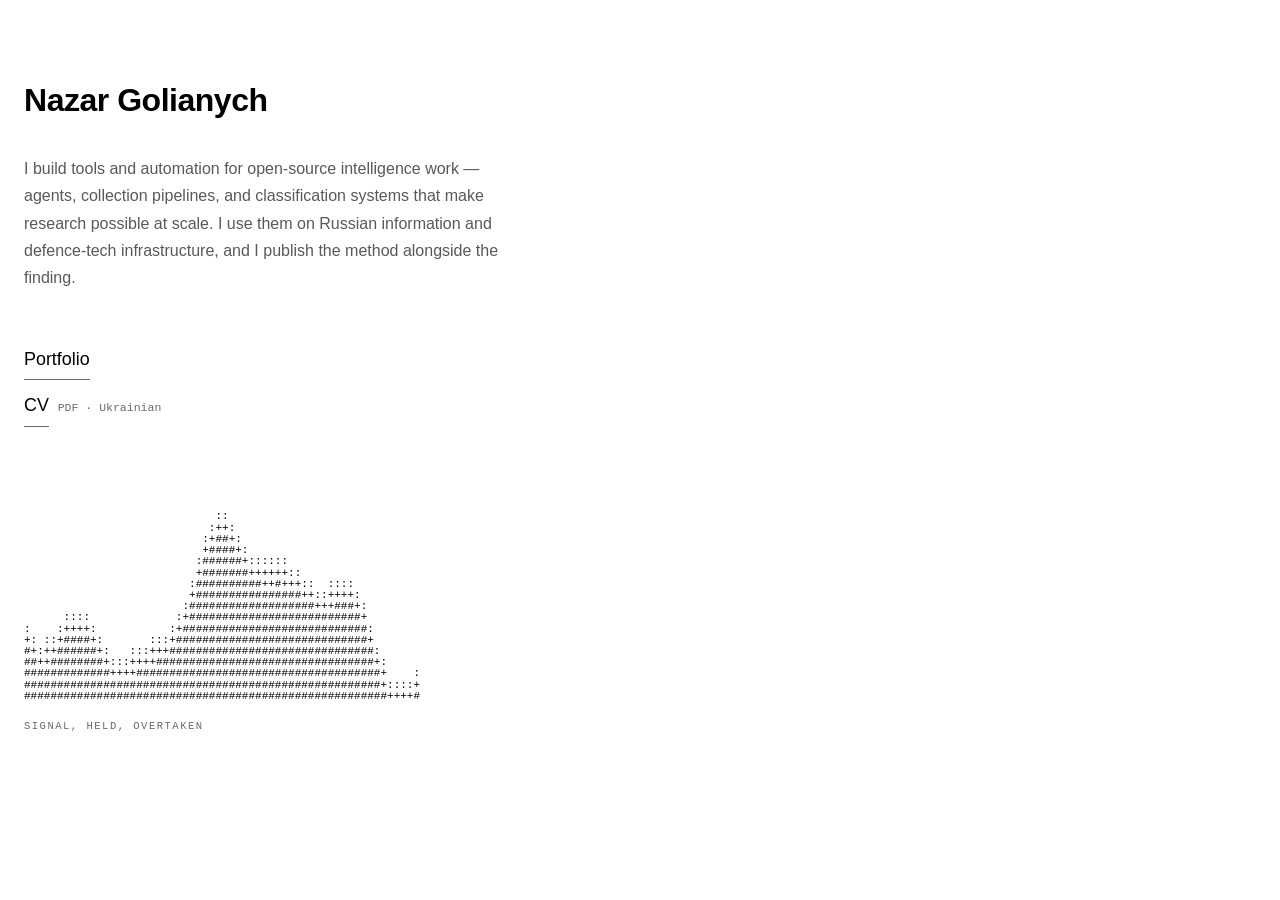
<file: index.html>
<!DOCTYPE html>
<html lang="en">
<head>
<meta charset="utf-8">
<meta name="viewport" content="width=device-width, initial-scale=1">
<title>Nazar Golianych</title>
<meta name="description" content="I build tools and automation for open-source intelligence work, and use them on Russian information and defence-tech infrastructure.">
<link rel="stylesheet" href="assets/style.css">
</head>
<body class="landing">
<main>
  <h1>Nazar Golianych</h1>

  <p class="summary">
    I build tools and automation for open-source intelligence work — agents, collection
    pipelines, and classification systems that make research possible at scale. I use them
    on Russian information and defence-tech infrastructure, and I publish the method
    alongside the finding.
  </p>

  <ul>
    <li><a href="portfolio/">Portfolio</a></li>
    <li><a href="cv/nazar-golianych-cv.pdf">CV</a><span class="sub">PDF · Ukrainian</span></li>
  </ul>

  <div class="field" aria-hidden="true"><pre class="noise"></pre><pre class="solid"></pre></div>
  <p class="field-cap">signal, held, overtaken</p>
</main>
<script src="assets/field.js"></script>
</body>
</html>
</file>
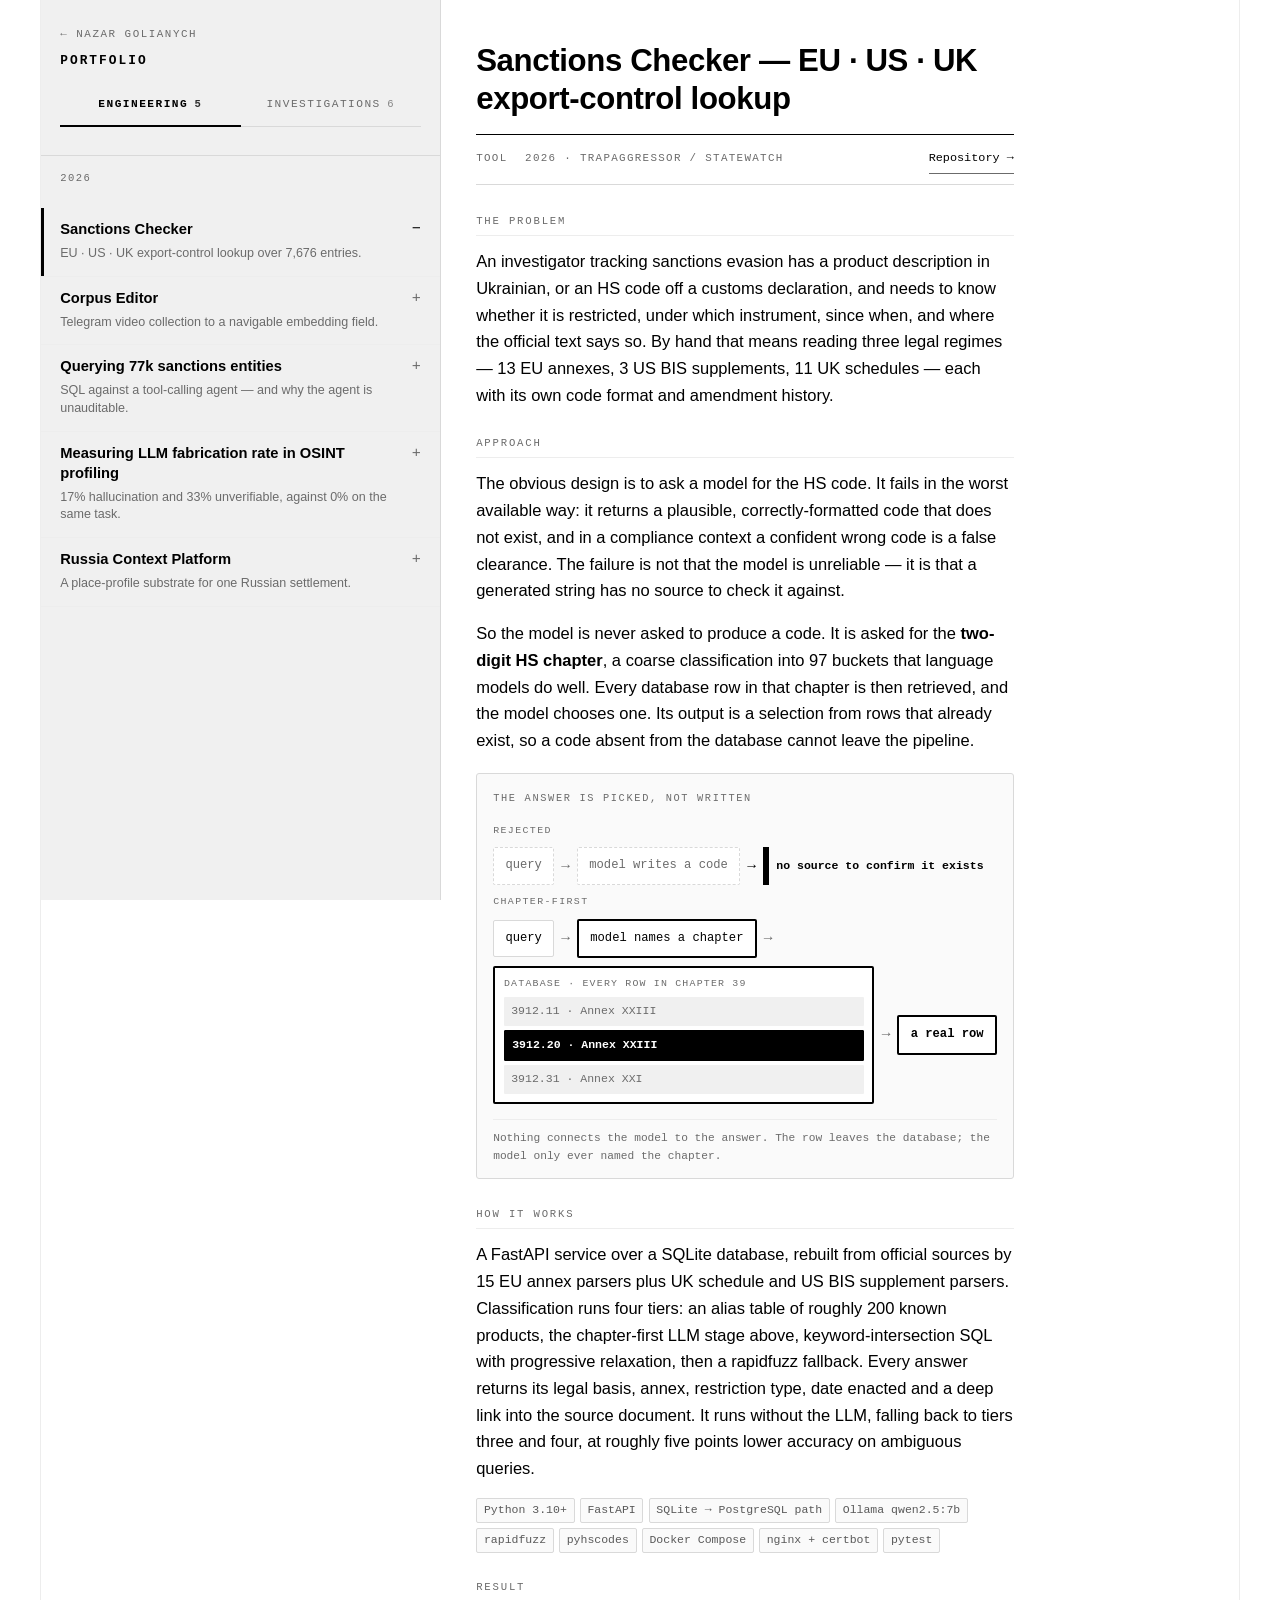
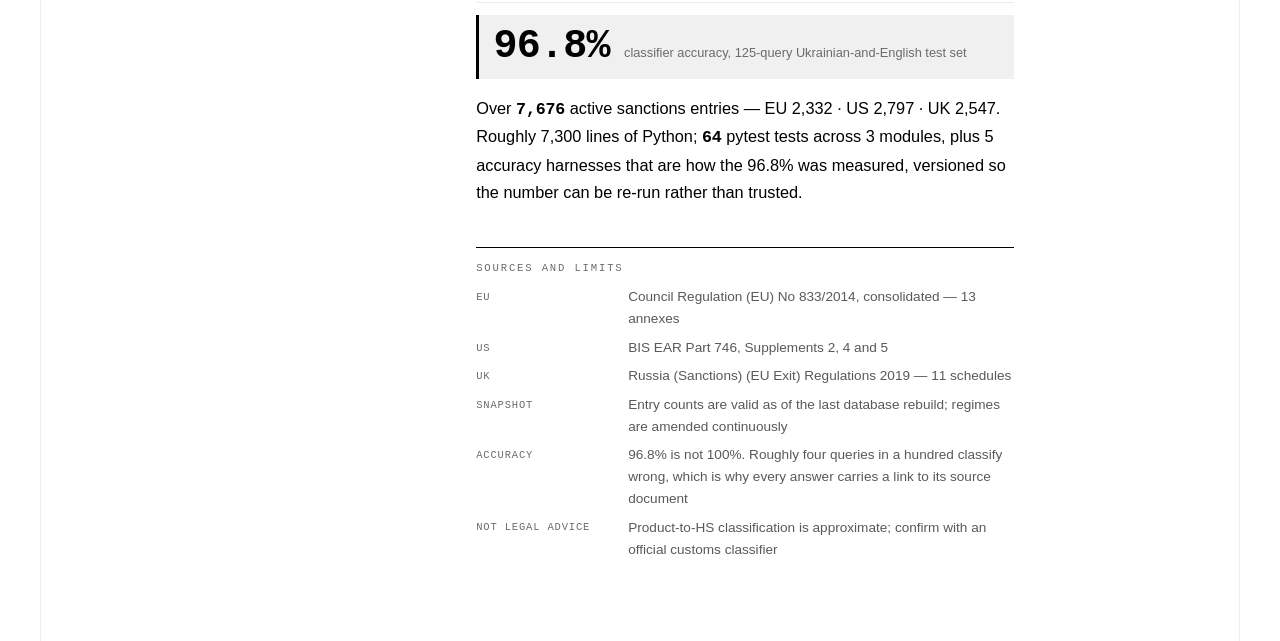
<file: investigations/index.html>
<!DOCTYPE html>
<html lang="en">
<head>
<meta charset="utf-8">
<title>Moved — Nazar Golianych</title>
<link rel="canonical" href="../portfolio/">
<meta name="robots" content="noindex">
<script>
/* preserve the item anchor across the move */
location.replace('../portfolio/' + (location.hash || ''));
</script>
<meta http-equiv="refresh" content="0; url=../portfolio/">
<link rel="stylesheet" href="../assets/style.css">
</head>
<body class="landing">
<main>
  <p class="summary">Investigations and engineering now live in one place.</p>
  <ul><li><a href="../portfolio/">Go to the portfolio</a></li></ul>
</main>
</body>
</html>
</file>
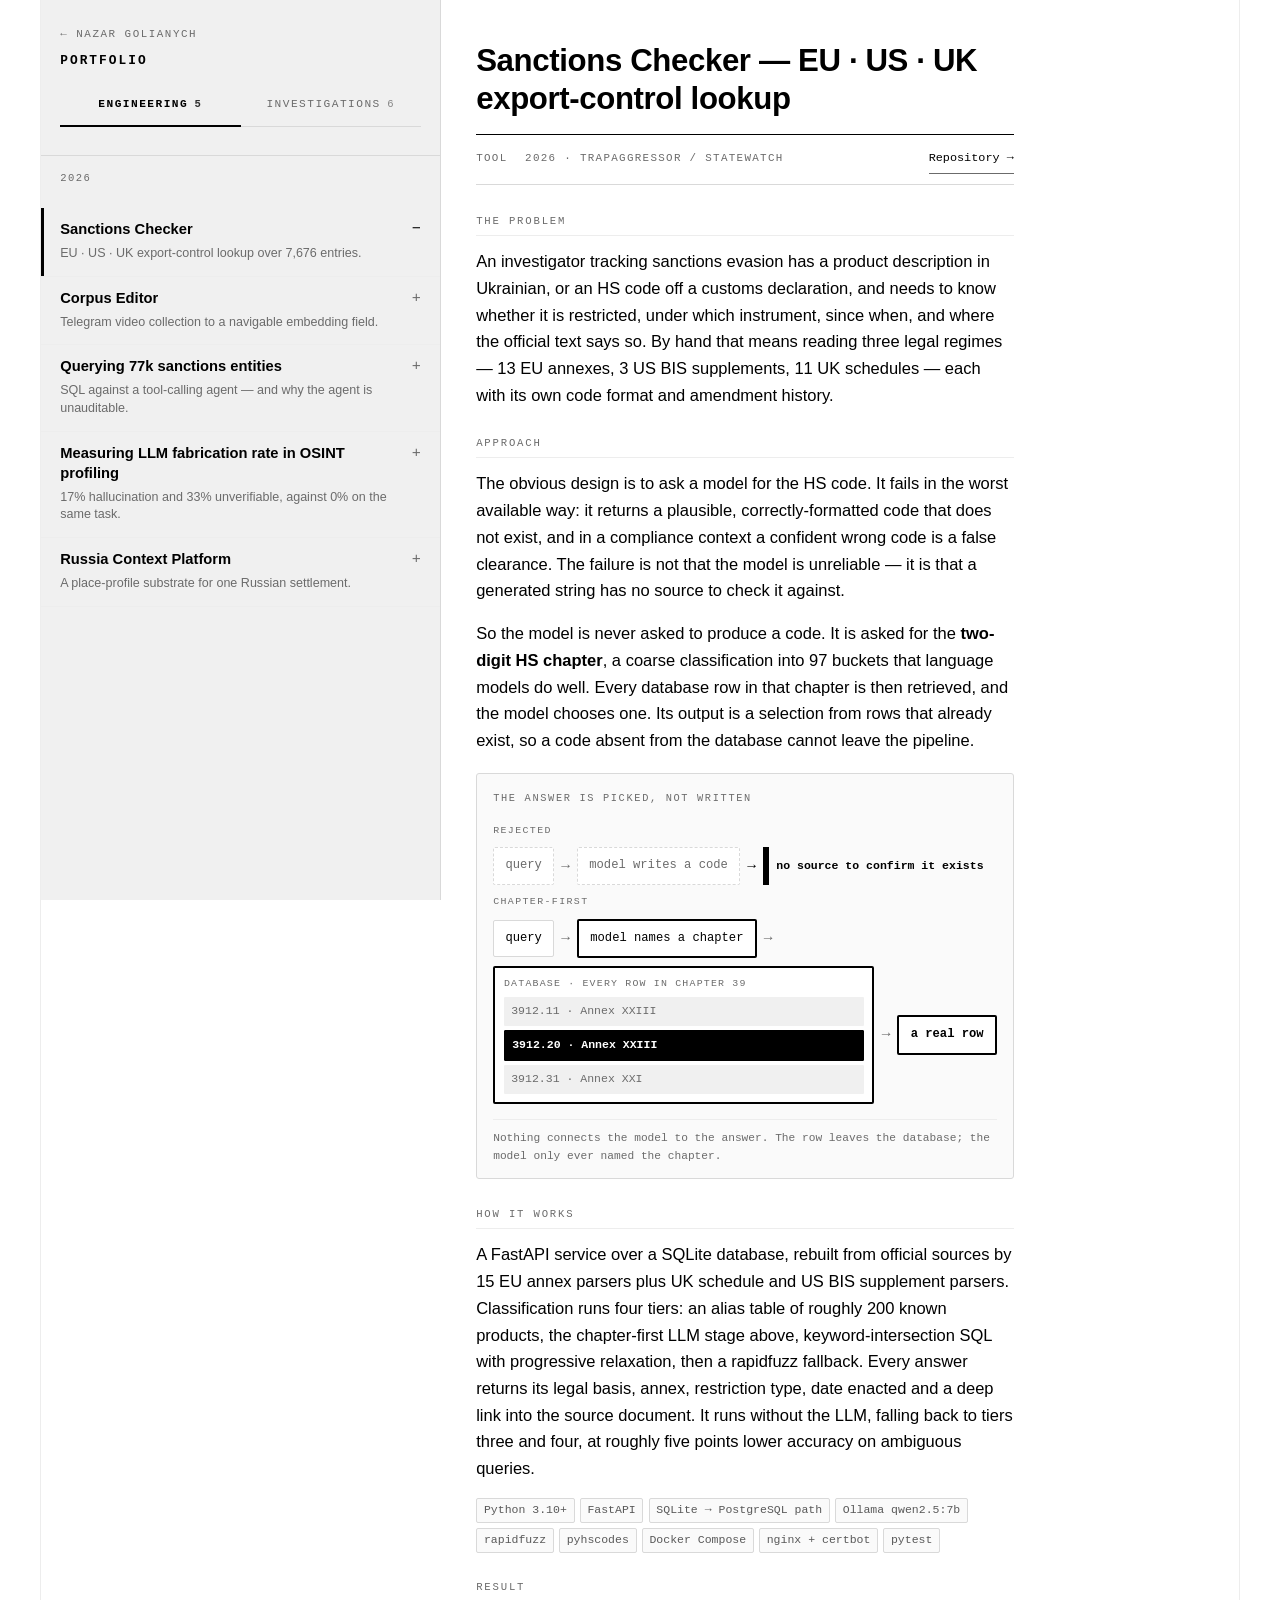
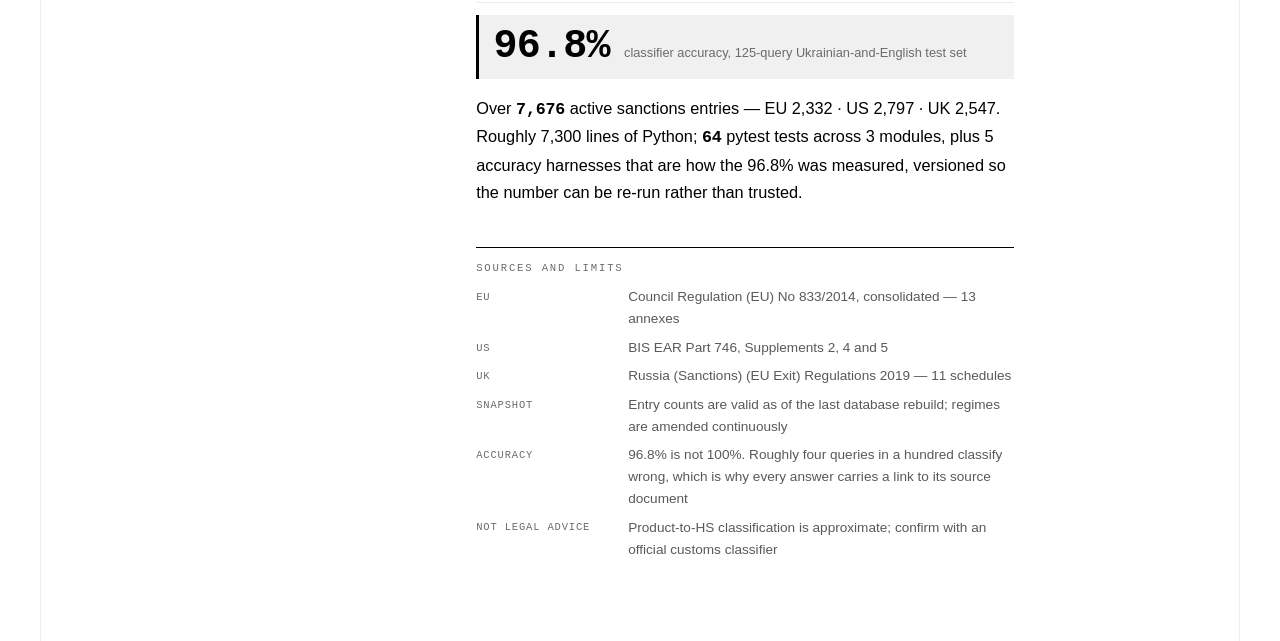
<file: portfolio/index.html>
<!DOCTYPE html>
<html lang="en">
<head>
<meta charset="utf-8">
<meta name="viewport" content="width=device-width, initial-scale=1">
<title>Portfolio — Nazar Golianych</title>
<meta name="description" content="Tools and automation for open-source intelligence work, and the investigations they were built for.">
<link rel="stylesheet" href="../assets/style.css">
</head>
<body class="no-js">
<a class="skip" href="#detail">Skip to the selected item</a>

<div class="browser">

<!-- ============ list pane ============ -->
<nav class="pane-list" aria-label="Portfolio">
  <div class="list-head">
    <a class="home" href="../">← Nazar Golianych</a>
    <h1>Portfolio</h1>
    <div class="tabs" role="tablist" aria-label="Categories">
      <button class="tab" type="button" role="tab" id="t-eng" data-group="eng"
              aria-controls="g-eng" aria-selected="true">Engineering<span class="n">5</span></button>
      <button class="tab" type="button" role="tab" id="t-inv" data-group="inv"
              aria-controls="g-inv" aria-selected="false">Investigations<span class="n">6</span></button>
    </div>
  </div>

  <div class="tabpanel" id="g-eng" role="tabpanel" data-group="eng" aria-labelledby="t-eng">
    <p class="grouplabel">Engineering</p>
    <p class="year">2026</p>
    <ul class="rows">
      <li class="row"><a href="#sanctions-checker">
        <span class="rt">Sanctions Checker</span><span class="sign">+</span>
        <span class="rd">EU · US · UK export-control lookup over 7,676 entries.</span>
      </a></li>
      <li class="row"><a href="#corpus-editor">
        <span class="rt">Corpus Editor</span><span class="sign">+</span>
        <span class="rd">Telegram video collection to a navigable embedding field.</span>
      </a></li>
      <li class="row"><a href="#opensanctions-agent">
        <span class="rt">Querying 77k sanctions entities</span><span class="sign">+</span>
        <span class="rd">SQL against a tool-calling agent — and why the agent is unauditable.</span>
      </a></li>
      <li class="row"><a href="#llm-verification">
        <span class="rt">Measuring LLM fabrication rate in OSINT profiling</span><span class="sign">+</span>
        <span class="rd">17% hallucination and 33% unverifiable, against 0% on the same task.</span>
      </a></li>
      <li class="row"><a href="#rcp">
        <span class="rt">Russia Context Platform</span><span class="sign">+</span>
        <span class="rd">A place-profile substrate for one Russian settlement.</span>
      </a></li>
    </ul>
  </div>

  <div class="tabpanel" id="g-inv" role="tabpanel" data-group="inv" aria-labelledby="t-inv">
    <p class="grouplabel">Investigations</p>
    <p class="year">2026</p>
    <ul class="rows">
      <li class="row"><a href="#passwork">
        <span class="rt">Passwork — an FSB-licensed password manager in EU government systems</span>
        <span class="sign">+</span>
        <span class="rd">Co-published with OCCRP. Contributing research.</span>
        <span class="tags"><i class="tag">Investigation</i><i class="tag">OCCRP</i><i class="tag">Supply chain</i></span>
      </a></li>
      <li class="row"><a href="#russian-military-ai">
        <span class="rt">The UK has designated none of them</span><span class="sign">+</span>
        <span class="rd">97 Russian military-AI entities against four sanctions regimes.</span>
        <span class="tags"><i class="tag">Analysis</i><i class="tag">Sanctions</i><i class="tag">Military AI</i></span>
      </a></li>
      <li class="row"><a href="#moldova">
        <span class="rt">Pro-Russian information network in Moldova</span><span class="sign">+</span>
        <span class="rd">27 Telegram channels: organic, or coordinated?</span>
        <span class="tags"><i class="tag">Analysis</i><i class="tag">FIMI</i><i class="tag">Graph</i></span>
      </a></li>
      <li class="row"><a href="#zhbk-185">
        <span class="rt">ZhBK-185</span><span class="sign">+</span>
        <span class="rd">Captured Ukrainian plants traced into a Russian corporate network.</span>
        <span class="tags"><i class="tag">Sample report</i><i class="tag">Occupied territory</i><i class="tag">Registries</i></span>
      </a></li>
    </ul>
    <ul class="rows">
      <li class="row"><a href="#economies-of-the-aftermath">
        <span class="rt">Economies of the Aftermath</span><span class="sign">+</span>
        <span class="rd">Mariupol's destroyed grid, read from satellite imagery.</span>
        <span class="tags"><i class="tag">Investigation</i><i class="tag">Mariupol</i><i class="tag">Satellite</i></span>
      </a></li>
      <li class="row"><a href="#arctic">
        <span class="rt">At the break: Territorialization of Arctic</span><span class="sign">+</span>
        <span class="rd">Extractivist infrastructure across four Arctic case studies.</span>
        <span class="tags"><i class="tag">Investigation</i><i class="tag">Arctic</i><i class="tag">Infrastructure</i></span>
      </a></li>
    </ul>
  </div>
</nav>

<!-- ============ detail pane ============ -->
<div class="pane-detail" id="detail">

<!-- ========================= ENGINEERING ========================= -->

<article class="item" id="sanctions-checker">
  <button class="back" type="button">← Portfolio</button>
  <h2>Sanctions Checker — EU · US · UK export-control lookup</h2>
  <div class="meta">
    <span class="type">Tool</span><span class="date">2026 · TrapAggressor / StateWatch</span>
    <span class="out"><a href="https://github.com/NazarGol/sanctions-checker">Repository →</a></span>
  </div>

  <div class="beat">
    <h3>The problem</h3>
    <p>An investigator tracking sanctions evasion has a product description in Ukrainian, or an
    HS code off a customs declaration, and needs to know whether it is restricted, under which
    instrument, since when, and where the official text says so. By hand that means reading three
    legal regimes — 13 EU annexes, 3 US BIS supplements, 11 UK schedules — each with its own code
    format and amendment history.</p>
  </div>

  <div class="beat">
    <h3>Approach</h3>
    <p>The obvious design is to ask a model for the HS code. It fails in the worst available way:
    it returns a plausible, correctly-formatted code that does not exist, and in a compliance
    context a confident wrong code is a false clearance. The failure is not that the model is
    unreliable — it is that a generated string has no source to check it against.</p>
    <p>So the model is never asked to produce a code. It is asked for the
    <strong>two-digit HS chapter</strong>, a coarse classification into 97 buckets that language
    models do well. Every database row in that chapter is then retrieved, and the model chooses
    one. Its output is a selection from rows that already exist, so a code absent from the
    database cannot leave the pipeline.</p>

    <div class="chart">
      <p class="chart-h">The answer is picked, not written</p>
      <div class="flow">
        <div class="flow-lane">
          <span class="flow-tag">Rejected</span>
          <span class="box ghost">query</span><span class="arrow">→</span>
          <span class="box ghost">model writes a code</span><span class="arrow dead">→</span>
          <span class="stopbar"></span>
          <span class="deadlabel">no source to confirm it exists</span>
        </div>
        <div class="flow-lane">
          <span class="flow-tag">Chapter-first</span>
          <span class="box">query</span><span class="arrow">→</span>
          <span class="box strong">model names a chapter</span><span class="arrow">→</span>
          <span class="dbbox">
            <span class="dbh">Database · every row in chapter 39</span>
            <span class="dbrow">3912.11 · Annex XXIII</span>
            <span class="dbrow picked">3912.20 · Annex XXIII</span>
            <span class="dbrow">3912.31 · Annex XXI</span>
          </span>
          <span class="flow-out"><span class="arrow">→</span><span class="box">a real row</span></span>
        </div>
      </div>
      <p class="chart-n">Nothing connects the model to the answer. The row leaves the database;
      the model only ever named the chapter.</p>
    </div>
  </div>

  <div class="beat">
    <h3>How it works</h3>
    <p>A FastAPI service over a SQLite database, rebuilt from official sources by 15 EU annex
    parsers plus UK schedule and US BIS supplement parsers. Classification runs four tiers: an
    alias table of roughly 200 known products, the chapter-first LLM stage above,
    keyword-intersection SQL with progressive relaxation, then a rapidfuzz fallback. Every answer
    returns its legal basis, annex, restriction type, date enacted and a deep link into the source
    document. It runs without the LLM, falling back to tiers three and four, at roughly five points
    lower accuracy on ambiguous queries.</p>
    <div class="stack">
      <span>Python 3.10+</span><span>FastAPI</span><span>SQLite → PostgreSQL path</span><span>Ollama qwen2.5:7b</span><span>rapidfuzz</span><span>pyhscodes</span><span>Docker Compose</span><span>nginx + certbot</span><span>pytest</span>
    </div>
  </div>

  <div class="beat finding">
    <h3>Result</h3>
    <div class="stat"><b>96.8%</b><span>classifier accuracy, 125-query Ukrainian-and-English test set</span></div>
    <p>Over <strong>7,676</strong> active sanctions entries — EU 2,332 · US 2,797 ·
    UK 2,547. Roughly 7,300 lines of Python; <strong>64</strong> pytest tests across 3 modules,
    plus 5 accuracy harnesses that are how the 96.8% was measured, versioned so the number can be
    re-run rather than trusted.</p>
  </div>

  <div class="source">
    <h3>Sources and limits</h3>
    <dl>
      <dt>EU</dt><dd>Council Regulation (EU) No 833/2014, consolidated — 13 annexes</dd>
      <dt>US</dt><dd>BIS EAR Part 746, Supplements 2, 4 and 5</dd>
      <dt>UK</dt><dd>Russia (Sanctions) (EU Exit) Regulations 2019 — 11 schedules</dd>
      <dt>Snapshot</dt><dd>Entry counts are valid as of the last database rebuild; regimes are amended continuously</dd>
      <dt>Accuracy</dt><dd>96.8% is not 100%. Roughly four queries in a hundred classify wrong, which is why every answer carries a link to its source document</dd>
      <dt>Not legal advice</dt><dd>Product-to-HS classification is approximate; confirm with an official customs classifier</dd>
    </dl>
  </div>
</article>

<article class="item" id="corpus-editor">
  <button class="back" type="button">← Portfolio</button>
  <h2>Corpus Editor — Telegram video pipeline</h2>
  <div class="meta">
    <span class="type">Tool</span><span class="date">2026</span>
    <span class="out"><a href="https://github.com/NazarGol/corpus-editor">Repository →</a></span>
  </div>

  <div class="beat">
    <h3>The problem</h3>
    <p>A few hundred short videos scraped from Telegram are too many to watch and too unstructured
    to grep. Filenames and timestamps say nothing about what is in the footage, and nothing about
    which clips resemble each other.</p>
  </div>

  <div class="beat">
    <h3>Approach</h3>
    <p>Reduce every video to a vector, then let similarity do the organising — project the vectors
    into three dimensions and compute nearest-neighbour edges, so visually similar material sits
    together and the corpus can be traversed rather than searched.</p>
    <p>The second decision matters more in practice: both expensive stages are resumable.
    Downloaded files are skipped on re-scrape and embedded nodes on re-process. At corpus scale a
    failure 80% into a run should cost the remaining 20%, not the whole run.</p>
  </div>

  <div class="beat">
    <h3>How it works</h3>
    <div class="chart">
      <p class="chart-h">Pipeline · amber marks the stages that survive interruption</p>
      <div class="pipe">
        <div class="stage resume"><span class="sn">collection</span><span class="sm">Telethon · public channels<br>↻ resumable</span></div>
        <div class="stage resume"><span class="sn">features</span><span class="sm">ffprobe · librosa · OpenCV · MediaPipe<br>↻ resumable</span></div>
        <div class="stage"><span class="sn">embedding</span><span class="sm">CLIP ViT-B/32 · 512-d</span></div>
      </div>
      <div class="pipe" style="margin-top:.4rem">
        <div class="stage"><span class="sn">UMAP → 3-D</span><span class="sm">batch · whole corpus</span></div>
        <div class="stage"><span class="sn">kNN edges</span><span class="sm">top-10 cosine</span></div>
        <div class="stage"><span class="sn">API</span><span class="sm">FastAPI over SQLite</span></div>
      </div>
      <p class="chart-n">The batch stages cannot resume — UMAP fits over the whole corpus at once.</p>
    </div>
    <p>Per-video extraction covers ffprobe metadata, librosa audio energy, OpenCV optical-flow
    motion and edge complexity, MediaPipe face counts, CLIP zero-shot scene labels and k-means
    dominant colours, alongside the CLIP ViT-B/32 embedding itself.</p>
    <div class="stack">
      <span>Python 3.11+</span><span>Telethon</span><span>FastAPI</span><span>SQLite</span><span>CLIP ViT-B/32</span><span>UMAP</span><span>OpenCV</span><span>MediaPipe</span><span>librosa</span><span>ffmpeg</span><span>Three.js</span>
    </div>
  </div>

  <div class="beat finding">
    <h3>Result</h3>
    <p><strong>153</strong> videos from <strong>12</strong> channels with
    <strong>1,100</strong> similarity edges, from a target list of 102 Ukrainian public channels —
    queryable through a REST API and navigable as a 3-D field.</p>
    <p>It began as a tool for a film project, not an intelligence one. It is here because the
    pipeline underneath is the same one a media-monitoring system needs, and I would rather show
    one I built end to end.</p>
  </div>

  <div class="source">
    <h3>Limits and exclusions</h3>
    <dl>
      <dt>Embeddings</dt><dd>Derived from a single middle frame — cheap and effective for short clips, wrong for long ones</dd>
      <dt>Layout</dt><dd>UMAP coordinates are not stable across runs; they are for navigation, not identity</dd>
      <dt>Scene labels</dt><dd>CLIP zero-shot against a fixed label set, with no confidence floor</dd>
      <dt>Not published</dt><dd>No credentials, no Telegram session file and no scraped corpus — the pipeline is the contribution</dd>
    </dl>
  </div>
</article>

<article class="item" id="opensanctions-agent">
  <button class="back" type="button">← Portfolio</button>
  <h2>Querying 77k sanctions entities — SQL and an agent</h2>
  <div class="meta">
    <span class="type">Tool</span><span class="date">2026</span>
    <span class="out"><a href="https://github.com/NazarGol/opensanctions-agent">Repository →</a></span>
  </div>

  <div class="beat">
    <h3>The problem</h3>
    <p>The consolidated sanctions corpus is large enough that ad-hoc questions are slow to answer
    and easy to answer wrongly. A natural-language layer over it is obviously attractive — and the
    interesting question is not whether it can be built but whether its answers can be trusted
    without checking the work.</p>
  </div>

  <div class="beat">
    <h3>Approach</h3>
    <p>Build both paths and compare them rather than assuming. One is a manual-context model: I
    pull data with SQL and hand the result over as text, controlling exactly what the model sees.
    The other is a tool-calling agent that writes its own SQL. Local models could not do tool
    calling reliably, so that path runs on Groq while the manual path runs on local Ollama.</p>
  </div>

  <div class="beat">
    <h3>How it works</h3>
    <p>A Dockerised MindsDB instance sits over the OpenSanctions consolidated dataset loaded as a
    table, exposing both a SQL surface and an agent surface against the same rows. Full setup from
    a clean machine — Docker, MindsDB, Ollama, model pull, data load and every SQL statement — is
    documented in the repository.</p>
    <div class="stack">
      <span>MindsDB</span><span>Docker</span><span>Ollama gemma3:4b</span><span>Groq API</span><span>SQL</span><span>OpenSanctions</span>
    </div>
  </div>

  <div class="beat finding">
    <h3>Result</h3>
    <p><strong>76,996</strong> entities queryable both ways — and a documented auditability
    failure.</p>
    <div class="chart">
      <p class="chart-h">"How many sanctioned entities are from Russia?"</p>
      <div class="bars">
        <div class="bar"><span class="lab">agent</span>
          <span class="track"><span class="fill" style="width:100%"></span></span>
          <span class="val">21,210</span></div>
        <div class="bar"><span class="lab">direct SQL</span>
          <span class="track"><span class="fill" style="width:90.7%"></span></span>
          <span class="val">19,238</span></div>
      </div>
      <p class="delta"><b>1,972 records unexplained</b><span>the agent never surfaced the query it generated</span></p>
      <p class="chart-n">The gap is not the problem — the missing query is. Both numbers are
      defensible; only one is auditable.</p>
    </div>
    <p>The difference is almost certainly multi-country records like <code>ru;ua</code> — but that
    is a reconstruction after the fact. There was no way to establish which question the agent had
    answered without redoing the work it was meant to save. For sanctions screening that is
    disqualifying on its own terms: a number without its query is an assertion, not a finding. The
    fix is that the agent surfaces generated SQL with every answer, and the answer is a draft until
    that SQL has been read.</p>
    <p>A second observation from the same session: the second-largest country group in the dataset
    is <code>NULL</code>. For anyone filtering on jurisdiction, that is a silent hole in coverage
    rather than an empty category.</p>
  </div>

  <div class="source">
    <h3>Sources and limits</h3>
    <dl>
      <dt>Dataset</dt><dd>OpenSanctions Consolidated Sanctions Targets — 76,996 entities, point-in-time snapshot</dd>
      <dt>Reproducibility</dt><dd>Agent answers are not reproducible, since the generated SQL is not captured. That is the finding, not an oversight</dd>
      <dt>Confound</dt><dd>The two paths do not run the same model, so differences mix model capability with architecture</dd>
      <dt>Licence</dt><dd>OpenSanctions is free for non-commercial use</dd>
    </dl>
  </div>
</article>

<article class="item" id="llm-verification">
  <button class="back" type="button">← Portfolio</button>
  <h2>Measuring LLM fabrication rate in OSINT profiling</h2>
  <div class="meta">
    <span class="type">Method</span><span class="date">2026</span>
    <span class="out"><a href="https://github.com/NazarGol/llm-verification-osint">Repository →</a></span>
  </div>

  <div class="beat">
    <h3>The problem</h3>
    <p>Analysts use language models to profile people, and everyone names hallucination as the
    risk. Nobody had a number for it on this kind of task — and without a number there is no way
    to tell whether prompt discipline actually changes the outcome or merely changes the tone.</p>
  </div>

  <div class="beat">
    <h3>Approach</h3>
    <p>Run the same profiling task twice and vary exactly one thing. Same model, same subject, and
    search explicitly disabled on both sides — that last part matters, because my first attempt
    compared a tool with retrieval against one without and was therefore not a prompt comparison at
    all. Then extract every discrete claim and check them one at a time.</p>
  </div>

  <div class="beat">
    <h3>How it works</h3>
    <p>Twelve claims were extracted from the unconstrained output and each scored true,
    hallucinated, unverifiable or partial, with the basis recorded per claim against three
    independent source families. "Unverifiable" is kept as its own category rather than folded into
    true or false, because collapsing it in either direction is precisely how unsourced claims
    enter finished analysis.</p>
    <div class="chart">
      <p class="chart-h">Unconstrained prompt · 12 claims</p>
      <div class="claims">
        <div class="cg miss" style="flex:4">
          <div class="blocks"><i></i><i></i><i></i><i></i></div>
          <div class="cl">4 unverifiable</div>
        </div>
        <div class="cg part" style="flex:2">
          <div class="blocks"><i></i><i></i></div>
          <div class="cl">2 fabricated</div>
        </div>
        <div class="cg ok" style="flex:6">
          <div class="blocks"><i></i><i></i><i></i><i></i><i></i><i></i></div>
          <div class="cl">6 confirmed or partial</div>
        </div>
      </div>
      <p class="claims-after"><span class="cl">Source-constrained, same task — nothing fabricated,
      nothing unverifiable</span></p>
      <p class="chart-n">The unverifiable band is the heaviest element because it is the argument:
      a fabrication can be caught by checking, an unfalsifiable claim cannot be checked at all.</p>
    </div>
  </div>

  <div class="beat finding">
    <h3>Result</h3>
    <div class="stat"><b>17% → 0%</b><span>explicit hallucination, unconstrained against source-constrained prompt on the identical task. Unverifiable claims fell from 33% to none</span></div>
    <p>What moved the number was not the persona framing or the tone instruction but two clauses —
    <em>use only facts explicitly present in the text</em> and <em>if a field is absent, return
    null</em> — which change the model's implicit objective from producing a complete-looking
    profile to reporting what the source supports.</p>
    <p>The most instructive error was not the fabrication rate. The model placed the subject at the
    wrong university, and the university it named is a real institution in the same city: locally
    plausible, superficially correct, invisible without a deliberate check. A prompt-injection test
    alongside was detected and refused unprompted — a narrower result than "models are safe", since
    one passing test on one model is not a control.</p>
  </div>

  <div class="source">
    <h3>Scope and limits</h3>
    <dl>
      <dt>Sample</dt><dd>One subject, twelve claims. An order-of-magnitude signal about a failure mode, not a benchmark — the method transfers, the exact numbers do not</dd>
      <dt>Subject</dt><dd>Anonymised: a serving regional official in Ukraine. Identifying source URLs removed; source types named so the method stays reproducible</dd>
      <dt>Scoring</dt><dd>"Unverified" means no public source was located either way</dd>
      <dt>Reproduction</dt><dd>Model versions were not pinned at the time of the run</dd>
    </dl>
  </div>
</article>

<article class="item" id="rcp">
  <button class="back" type="button">← Portfolio</button>
  <h2>Russia Context Platform</h2>
  <div class="meta"><span class="type">Research · unfinished</span><span class="date">2026</span></div>

  <div class="beat">
    <h3>The problem</h3>
    <p>Detecting a synthetic persona means knowing what a convincing one would have to get right.
    That list is not published anywhere. Detection work consequently runs on intuition about which
    signals are hard to fake — and intuition is a poor basis for deciding where to spend a
    detector's attention.</p>
  </div>

  <div class="beat">
    <h3>Approach</h3>
    <p>Build the substrate for a single Russian settlement and see how far it gets. Collect the
    local Telegram channels, regional RSS and VK material for that one place, then synthesise a
    place profile from it: local geography, institutions, transport, prices, seasonal rhythms,
    recurring names, register and dialect — deep enough that a generated resident would be hard for
    an actual resident to catch out.</p>
    <p>Working at settlement scale rather than national scale is the point. National context is
    abundant and cheap; it is the local, unrecorded texture that is expensive, and expense is
    exactly what a detector wants to test.</p>
  </div>

  <div class="beat">
    <h3>How it works</h3>
    <p>A collection layer pulls from regional sources on a schedule and normalises what comes back.
    Synthesis runs over that corpus into a structured place profile. The primary store is a
    <strong>wiki rather than a database</strong> — a deliberate choice: the material is mostly prose
    with citations, it is edited by hand as often as by machine, and a wiki keeps provenance and
    revision attached to each claim in a way a schema does not. A knowledge graph sits alongside it
    for entities and relations, with a map layer for the geographic material. Models run locally,
    since the corpus is regional-language material that does not need to leave the machine.</p>
    <p>It is unfinished. Collection and the wiki store work; the graph is partial, the map layer is
    early, and synthesis has been run over a small number of settlements rather than at any
    scale.</p>
  </div>

  <div class="beat finding">
    <h3>Result</h3>
    <p><strong>5</strong> signal classes, ranked by how hard each turned out to
    fabricate — which is the output that transfers to detection.</p>
    <div class="chart">
      <p class="chart-h">What must be faked · what a detector must check</p>
      <div class="pairs-h"><span>Signal class</span><span class="m"></span><span class="r">Detection surface</span></div>
      <div class="pairs">
        <div class="pair"><span class="l">Place knowledge</span><span class="m">→</span><span class="r">detail finer than public maps carry</span></div>
        <div class="pair"><span class="l">Temporal habits</span><span class="m">→</span><span class="r">posting rhythm against local hours</span></div>
        <div class="pair"><span class="l">Dialect, register</span><span class="m">→</span><span class="r">lexis against regional corpora</span></div>
        <div class="pair"><span class="l">Social graph</span><span class="m">→</span><span class="r">age and reciprocity of ties, not their count</span></div>
        <div class="pair key"><span class="l">Event memory</span><span class="m">→</span><span class="r">recall of what no source ever wrote down</span></div>
      </div>
      <p class="chart-n">The first four are approximable from collected material. Event memory is
      not — which makes it the cheapest thing for a defender to test and the most expensive for an
      adversary to sustain.</p>
    </div>
    <p>The four upper classes turned out tractable: enough local geography, rhythm, lexis and
    plausible social structure can be assembled from open regional sources to survive casual review.
    Event memory did not. A profile built from sources can only contain what a source recorded, and
    the unrecorded local event — the thing everyone in a town knows and nobody wrote down — has no
    substitute in the corpus.</p>
    <p>For detection that inverts the usual priority. Effort is better spent probing for recall of
    unrecorded specifics than on stylometry or posting-time analysis, and coherence <em>across</em>
    classes matters more than any single anomaly. It also sets a realistic ceiling: a detector built
    on the assumption of sloppy synthesis will not catch competent synthesis, and competent
    synthesis is achievable with open sources.</p>
  </div>

  <p class="note">Unfinished and not open-sourced. There is no repository, no code, no screenshots
  and no operational parameters here, and there will not be.</p>

  <div class="source">
    <h3>Status</h3>
    <dl>
      <dt>Working</dt><dd>Collection from regional Telegram, RSS and VK; wiki-as-primary-store; synthesis over a small number of settlements</dd>
      <dt>Partial</dt><dd>Knowledge graph, map layer</dd>
      <dt>Withheld</dt><dd>Repository, code, screenshots, operational parameters</dd>
      <dt>Position</dt><dd>Deliberately last, after the detection-side work</dd>
    </dl>
  </div>
</article>

<!-- ========================= INVESTIGATIONS ========================= -->

<article class="item" id="passwork">
  <button class="back" type="button">← Portfolio</button>
  <h2>Passwork — an FSB-licensed password manager in EU government systems</h2>
  <div class="meta">
    <span class="type">Investigation</span><span class="date">17 July 2026</span>
    <span class="out">
      <a href="https://statewatch.org.ua/en/publications/rozsliduvannia/sanktsii/passwork-fsb-password-manager-eu-government/">StateWatch →</a>
      <a href="https://www.occrp.org/en/investigation/european-password-manager-shares-origins-and-updates-with-state-certified-russian-firm">OCCRP →</a>
    </span>
  </div>

  <div class="beat">
    <h3>The question</h3>
    <p>Passwork is a password manager. It presents as a European company, and it is installed
    inside European public-sector organisations — the software that holds the credentials to
    everything else those organisations run.</p>
    <p>The question was whether the corporate reality behind the product matched the marketing.
    A password manager is an unusually consequential place for that gap to exist: the product's
    entire function is custody of the keys.</p>
  </div>

  <div class="beat">
    <h3>Method</h3>
    <p>Corporate records across jurisdictions, tracing the entity structure back from the European
    presentation to its origin. Russian cryptographic and technical licensing registries, which are
    public and which record both the licence and its date. The product's own update infrastructure.
    Published client lists, cross-checked against sanctions designations in both directions —
    European public bodies on one side, designated Russian entities on the other. Technical
    examination of the installed software by an independent specialist. And approaches to the
    company for comment, which produced an on-record denial worth publishing alongside the
    findings.</p>
    <p>A cross-border effort: OCCRP journalists and StateWatch, with a consortium of European
    outlets. My role was contributing research.</p>
  </div>

  <div class="beat finding">
    <h3>Finding</h3>
    <p>The product shares origins and update infrastructure with a Russian legal entity. That
    entity holds an <strong>FSB cryptographic licence</strong> obtained in 2025, and
    <strong>FSTEC licences</strong> from 2024 covering information-security software for
    state-owned enterprises. The corporate presentation had moved through a Spanish entity while
    the Russian company was acquiring exactly those permissions.</p>
    <p>Its published client list ran in both directions at once. On one side,
    <strong>5</strong> named European public institutions — Germany's federal research ministry,
    the Government of Ireland, the Hildesheim District Administration, the University of Zurich
    and TU Dresden. On the other, <strong>4</strong> sanctioned Russian companies: Gazprom Neft,
    Aeroflot, Metrovagonmash and Rusal.</p>
    <p>An independent technical examination added a mechanism to the paper trail. On installation
    the software contacts an external server and receives a unique identifier, transmitting the
    client's IP address and organisation details — which means every installation is individually
    identifiable to the vendor.</p>
    <p>The company's European CEO told OCCRP there are no corporate, contractual, operational,
    infrastructure or data-sharing relationships between the European and Russian entities.</p>
  </div>

  <div class="beat">
    <h3>Why it matters</h3>
    <p>An FSB licence is not only a permission, it is an obligation. Under Russian law a licensed
    operator can be compelled to provide access to data in its possession — through Government
    Resolution 313, Federal Law 144-FZ on operational-search activities, Federal Law 149-FZ on
    information, and the SORM and Yarovaya framework that compels disclosure of metadata, content
    and encryption keys.</p>
    <p>That makes the exposure structural rather than incidental. It does not depend on a breach
    having occurred, on anyone acting in bad faith, or on the denial being untrue. A sanctions
    lawyer quoted in the investigation put the risk in terms of legal mechanism and de facto state
    coercion rather than misconduct.</p>
    <p>The framing the investigation lands on is the durable one: the question is not whether
    passwords have already been accessed, but who holds the keys. That is a systemic-risk argument,
    and it is the harder kind to make — it survives the absence of an incident, which is precisely
    when procurement decisions actually get taken.</p>
  </div>

  <p>My credit is published on the StateWatch article and quoted here verbatim rather than
  paraphrased, so it can be checked against the source:</p>

  <blockquote><p>This investigation was produced with contributions from OCCRP journalists and
  StateWatch volunteers Matvii Liadov and <strong>Nazar Holianych</strong>.</p></blockquote>

  <div class="source">
    <h3>Reference</h3>
    <dl>
      <dt>Publications</dt><dd>StateWatch (Ukraine) and OCCRP, co-published 17 July 2026, with a consortium of European outlets</dd>
      <dt>Author</dt><dd>Anna Holishevska</dd>
      <dt>My role</dt><dd>Contributing research, credited as a StateWatch volunteer. Published under the transliteration Holianych. The account above summarises the published investigation; specific findings are the team's collective work and are not individually attributed</dd>
      <dt>Subject</dt><dd>Passwork — corporate structure, FSB and FSTEC licensing, client base, update infrastructure</dd>
    </dl>
  </div>
</article>

<article class="item" id="russian-military-ai">
  <button class="back" type="button">← Portfolio</button>
  <h2>The UK has designated none of them</h2>
  <div class="meta">
    <span class="type">Analysis</span><span class="date">2026</span>
    <span class="out"><a href="../briefs/russian-military-ai.html">Standalone version →</a></span>
  </div>

  <div class="beat">
    <h3>The question</h3>
    <p>Sanctions policy has tracked hardware — components, microelectronics, supply chains —
    because goods are legible to a goods-based regime. The developer layer writing the targeting,
    recognition, monitoring and censorship software has been tracked much less.</p>
    <p>How much less, and where exactly are the holes? Sanctioning a drone manufacturer while
    leaving the company that supplies its autonomous targeting stack undesignated addresses the
    airframe and not the software that makes it autonomous.</p>
  </div>

  <div class="beat">
    <h3>Method</h3>
    <p>97 entities identified from Russian-language open sources: company product documentation,
    state and state-adjacent media reporting on capability deployment, procurement and contract
    records, technology-park and accelerator residency lists, university laboratory pages, and
    investigative reporting by independent Russian and international outlets. Inclusion requires a
    sourced link between the entity and a military, surveillance or information-control application
    — not merely that the entity works on AI in Russia.</p>
    <p>Each record carries the legal name in three languages, a functional classification, the
    registry number (OGRN), the tax number (INN), the registered address in three languages, a
    sourced designation justification with supporting URLs, and an explicit listed / not-listed
    status for each of the four jurisdictions.</p>
    <p>Recording OGRN and INN rather than names alone is the load-bearing decision. Russian
    corporate names are unstable, frequently duplicated and routinely re-registered; a registration
    number survives renaming and is what makes an entity matchable against a sanctions list, a
    procurement record or a corporate registry. Trilingual fields exist so a record can be handed
    to a Ukrainian, EU or US counterpart and used without re-derivation.</p>
    <p>Sanctions status was checked per entity against each regime's published lists and recorded
    as an explicit binary. No jurisdiction is inferred from another. The empty cells are as
    deliberate as the filled ones — a blank is a checked negative, not an unchecked field, which is
    what allows the gap to be counted rather than estimated.</p>
  </div>

  <div class="beat finding">
    <h3>Finding</h3>
    <div class="stat"><b>0</b><span>of 97 entities designated by the United Kingdom. Ukraine has designated 47, the United States 31, the European Union 21</span></div>

    <div class="chart">
      <p class="chart-h">Entities designated, of 97 mapped</p>
      <div class="bars">
        <div class="bar ceilrow"><span></span><span class="c">97 ┤</span><span></span></div>
        <div class="bar"><span class="lab">UKR</span>
          <span class="track"><span class="fill" style="width:48.5%"></span></span>
          <span class="val">47</span></div>
        <div class="bar"><span class="lab">USA</span>
          <span class="track"><span class="fill" style="width:32.0%"></span></span>
          <span class="val">31</span></div>
        <div class="bar"><span class="lab">EU</span>
          <span class="track"><span class="fill" style="width:21.6%"></span></span>
          <span class="val">21</span></div>
        <div class="bar zero"><span class="lab">UK</span>
          <span class="track"><span class="zerodigit">0</span></span>
          <span class="val">0</span></div>
      </div>
      <p class="chart-n">Every track is all 97 entities, so the unfilled portion is the shortfall
      without arithmetic.</p>
    </div>

    <p>Three further figures define the gap. <strong>62%</strong> — 60 of 97 — carry no
    Western designation at all, not US, not EU, not UK. <strong>41%</strong> carry no
    designation in any of the four jurisdictions, including Ukraine's. And
    <strong>20</strong> entities are Ukraine-listed with no Western follow-through:
    already assessed as contributing to the war effort by the state fighting it, and untouched by
    any Western regime.</p>
    <p>The finding is not that these entities are unknown. Ukraine has designated 47 of them and
    the justification for each is publicly sourced. The finding is that Western designation is not
    following, and that in one jurisdiction it has not started.</p>
  </div>

  <div class="beat">
    <h3>Why it matters</h3>
    <p>A zero is a different kind of number from a low number. US and EU coverage at 32% and 22%
    describes a regime that is engaging with this sector and has reached part of it — partial,
    lagging, but present. A zero describes a sector that has not been engaged at all.</p>
    <p>The UK maintains an extensive Russia regime under the Russia (Sanctions) (EU Exit)
    Regulations 2019, including detailed goods-based export controls across 11 schedules. The
    absence is therefore not a matter of lacking a regime or lacking instruments. It is that the
    military-AI developer layer specifically has not been brought inside them.</p>

    <div class="chart">
      <p class="chart-h">By cluster — bar length is the number of entities</p>
      <ul class="legend">
        <li><i class="miss"></i>no Western designation</li>
        <li><i class="have"></i>designated</li>
      </ul>
      <div class="bars">
        <div class="bar stacked"><span class="lab">UAV, weapons AI</span>
          <span class="track"><span class="sw" style="width:100%"><span class="seg miss" style="width:64.7%"></span><span class="seg have" style="width:35.3%"></span></span></span>
          <span class="val">65%</span></div>
        <div class="bar stacked"><span class="lab">Media monitoring</span>
          <span class="track"><span class="sw" style="width:44.1%"><span class="seg miss" style="width:53.3%"></span><span class="seg have" style="width:46.7%"></span></span></span>
          <span class="val">53%</span></div>
        <div class="bar stacked"><span class="lab">Computer vision</span>
          <span class="track"><span class="sw" style="width:38.2%"><span class="seg miss" style="width:76.9%"></span><span class="seg have" style="width:23.1%"></span></span></span>
          <span class="val">77%</span></div>
        <div class="bar stacked"><span class="lab">Microelectronics</span>
          <span class="track"><span class="sw" style="width:35.3%"><span class="seg miss" style="width:41.7%"></span><span class="seg have" style="width:58.3%"></span></span></span>
          <span class="val">42%</span></div>
        <div class="bar stacked"><span class="lab">Universities</span>
          <span class="track"><span class="sw" style="width:35.3%"><span class="seg miss" style="width:66.7%"></span><span class="seg have" style="width:33.3%"></span></span></span>
          <span class="val">67%</span></div>
        <div class="bar stacked"><span class="lab">State funds</span>
          <span class="track"><span class="sw" style="width:32.4%"><span class="seg miss" style="width:63.6%"></span><span class="seg have" style="width:36.4%"></span></span></span>
          <span class="val">64%</span></div>
      </div>
      <p class="chart-n">Ordered largest cluster first, so proportion and absolute size read
      together.</p>
    </div>

    <p><strong>Microelectronics is the best covered</strong> at 42% undesignated — unsurprising,
    since component supply chains have been the primary focus of export-control policy since 2022.
    Hardware is legible to a regime built around goods. <strong>Computer vision is the
    worst</strong> at 77%: thirteen entities, one US listing, two EU, none UK. And the
    <strong>universities and state funds sit at 67% and 64%</strong> — these are the pipeline, the
    institutions producing the researchers and directing the money. They are harder to designate,
    for real reasons of academic freedom and proportionality, but the effect of leaving them out is
    that the sector's inputs stay untouched while its outputs are sanctioned one company at a
    time.</p>

    <h3>The counter-disinformation cut</h3>
    <p>Fifteen entities develop media monitoring, censorship and cyber-operations tooling. This is
    the cluster that matters to anyone working on information operations, because these are the
    systems that detect, characterise and act on the information environment inside Russia — and
    increasingly on its perimeter. US coverage is comparatively strong here at 7 of 15, its best
    ratio of any cluster; the EU's is 2, Ukraine's is 4, the UK's is zero.</p>
    <p>The functional profile is consistent across the cluster: social-media and mass-media
    monitoring platforms, sentiment and author analysis, automated detection of undesirable
    content, and threat-intelligence tooling sold to state customers. Several are marketed openly
    to government buyers with public-sector client lists. At least one claims publicly to forecast
    public reaction to state initiatives and to identify and "work with" difficult authors and
    opinion leaders.</p>
    <p>That last capability is worth stating plainly, because it is the point at which a
    media-monitoring product stops being analytics: identifying influential critics and routing
    them to an intervention is the operational core of an information-control system, and it is
    sold as a commercial feature. The technical distance between "detect undesirable content at
    national scale" and the detection systems a counter-disinformation vendor builds is small. The
    difference is entirely in who points it and at whom.</p>

    <h3>What follows</h3>
    <p>The twenty Ukraine-listed entities with no Western follow-through are the lowest-friction
    candidates for alignment, because the identification and evidentiary work is already done and
    published. Coverage is weakest in the software layers and in the institutions feeding them,
    and best in hardware — which is a statement about what the instruments were designed to reach,
    not about where capability sits.</p>
  </div>

  <p class="note">Published here: the finding, the cluster taxonomy, the record schema and — in the
  standalone version — three fully worked example entries, drawn only from entities already under
  public designation, so nothing is disclosed that is not already a published listing. The
  97-entity dataset itself is held privately. <strong>Full dataset available on request.</strong></p>

  <div class="source">
    <h3>Sources and limits</h3>
    <dl>
      <dt>Entity set</dt><dd>Russian-language open sources; inclusion requires a sourced link to a military, surveillance or information-control application</dd>
      <dt>Designation</dt><dd>Checked per entity against the published lists of all four regimes as an explicit binary; no jurisdiction inferred from another</dd>
      <dt>Clusters</dt><dd>One entity's row-level cluster field conflicted with its section placement; resolved on its functional classification and its sourced role. Cluster I is 34 and Cluster III 15, not 35 and 14. Totals and all jurisdiction counts are unaffected</dd>
      <dt>Caveat</dt><dd>Designation status is a snapshot. 97 is a floor on the sector, not a census of it</dd>
      <dt>Dataset</dt><dd>Held privately — available on request</dd>
    </dl>
  </div>
</article>

<article class="item" id="moldova">
  <button class="back" type="button">← Portfolio</button>
  <h2>Pro-Russian information network in Moldova</h2>
  <div class="meta">
    <span class="type">Analysis</span><span class="date">May 2026</span>
    <span class="out"><a href="https://github.com/NazarGol/moldova-information-network">Repository →</a></span>
  </div>

  <div class="beat">
    <h3>The question</h3>
    <p>Within a fixed perimeter of 28 Telegram channels pushing pro-Russian and anti-Western
    content in Moldova, does the observable structure look organic — or does it show
    coordination?</p>
    <p>The perimeter was defined in advance, which bounds every claim that follows: this describes
    structure inside a boundary, not a network discovered from scratch. Channels outside the list
    appear only as citation targets.</p>
  </div>

  <div class="beat">
    <h3>Method</h3>
    <p>A batch script drove GroupInt across every target — 500 messages each, then endorsement
    extraction, with a five-second delay between channels to stay under Telegram's flood-wait
    threshold and per-channel failures logged and skipped rather than aborting the run. Everything
    landed in a Neo4j graph: <code>Group</code>, <code>Message</code> and <code>User</code> nodes,
    with <code>ENDORSES</code> edges parsed from <code>@username</code> and <code>t.me/</code>
    links in message text.</p>
    <p>In- and out-degree were computed in Cypher. The GDS plugin was unavailable, so there is no
    betweenness and no algorithmic community detection — the clusters are an analyst's reading of
    content and endorsement direction, and the report says so rather than implying a computed
    result.</p>
  </div>

  <div class="beat finding">
    <h3>Finding</h3>
    <p><strong>27</strong> channels indexed of 28 targeted — one was not resolvable on Telegram.
    <strong>23,110</strong> messages, <strong>424</strong> endorsement links across
    <strong>164</strong> unique channel pairs, <strong>4</strong> clusters.</p>

    <figure class="fig">
      <svg viewBox="0 0 960 620" role="img" aria-labelledby="f-net-t f-net-d">
        <title id="f-net-t">Schematic of the Moldovan channel network</title>
        <desc id="f-net-d">Node size is proportional to endorsements received. The channel primulinmd receives 83 endorsements from all three narrative pipelines and is by far the largest node. KP Moldova sends 129 endorsements and receives none, so despite being the busiest distributor it is drawn small, with only outgoing arrows.</desc>
        <defs>
          <marker id="n-ink" viewBox="0 0 10 10" refX="9" refY="5" markerWidth="7" markerHeight="7" orient="auto"><path d="M0,0 L10,5 L0,10 z" class="f-ink2"/></marker>
          <marker id="n-fade" viewBox="0 0 10 10" refX="9" refY="5" markerWidth="7" markerHeight="7" orient="auto"><path d="M0,0 L10,5 L0,10 z" class="f-ink3"/></marker>
          <marker id="n-hot" viewBox="0 0 10 10" refX="9" refY="5" markerWidth="5" markerHeight="5" orient="auto"><path d="M0,0 L10,5 L0,10 z" class="f-acc"/></marker>
        </defs>
        <text x="0" y="26" font-size="26" letter-spacing="2.4" class="f-ink3">NODE SIZE ∝ ENDORSEMENTS RECEIVED</text>
        <text x="0" y="128" font-size="26" class="f-ink3">anti-Sandu</text>
        <text x="0" y="330" font-size="26" class="f-ink3">Transnistrian</text>
        <text x="0" y="520" font-size="26" class="f-ink3">Gagauz</text>
        <path d="M222,168 C400,208 496,244 566,292" class="s-acc nf" stroke-width="10" marker-end="url(#n-hot)"/>
        <path d="M196,340 C380,344 470,342 558,342" class="s-ink2 nf" stroke-width="4" marker-end="url(#n-ink)"/>
        <path d="M186,512 C400,504 502,438 578,390" class="s-ink2 nf" stroke-width="3" marker-end="url(#n-ink)"/>
        <circle cx="190" cy="150" r="26" class="f-panel s-ink" stroke-width="3"/>
        <text x="190" y="104" font-size="28" text-anchor="middle" class="f-ink">KP Moldova</text>
        <text x="190" y="218" font-size="26" text-anchor="middle" class="f-ink3">out 129 · in 0</text>
        <path d="M168,131 C138,100 112,92 88,94" class="s-ink3 nf" stroke-width="2.5" marker-end="url(#n-fade)"/>
        <path d="M166,166 C130,182 108,200 96,220" class="s-ink3 nf" stroke-width="2.5" marker-end="url(#n-fade)"/>
        <path d="M212,174 C222,204 226,222 228,242" class="s-ink3 nf" stroke-width="2.5" marker-end="url(#n-fade)"/>
        <circle cx="82" cy="94" r="7" class="f-ink3"/>
        <circle cx="92" cy="228" r="7" class="f-ink3"/>
        <circle cx="230" cy="250" r="7" class="f-ink3"/>
        <circle cx="700" cy="342" r="118" class="f-accbg s-acc" stroke-width="5"/>
        <text x="700" y="338" font-size="86" text-anchor="middle" class="f-acc">83</text>
        <text x="700" y="382" font-size="26" text-anchor="middle" class="f-acc">received</text>
        <text x="700" y="506" font-size="32" text-anchor="middle" class="f-ink">@primulinmd</text>
        <text x="700" y="540" font-size="26" text-anchor="middle" class="f-ink3">sends 8</text>
        <circle cx="170" cy="340" r="14" class="f-panel s-ink2" stroke-width="2.5"/>
        <text x="170" y="298" font-size="24" text-anchor="middle" class="f-ink2">e_tiraspol</text>
        <circle cx="162" cy="508" r="12" class="f-panel s-ink2" stroke-width="2.5"/>
        <text x="180" y="562" font-size="24" text-anchor="middle" class="f-ink2">gagauznewsmd</text>
      </svg>
      <figcaption>Sizing by endorsements received inverts the obvious reading: the busiest channel
      in the network is one of the smallest nodes here, because nothing comes back to it.</figcaption>
    </figure>

    <div class="stat"><b>83 in · 8 out</b><span><code>@primulinmd</code> — the one node cited by all three narrative pipelines. KP Moldova is the mirror: 129 out, 0 in</span></div>
    <p><strong>The structural finding.</strong> <code>@primulinmd</code> receives
    <strong>83</strong> endorsements and sends <strong>8</strong>. It is the single node receiving
    citations from all three narrative pipelines. KP Moldova is the mirror image: out-degree
    <strong>129</strong>, in-degree <strong>zero</strong> — the busiest distributor in
    the network, and nothing comes back to it.</p>

    <p><strong>Four clusters.</strong> A central anti-Sandu hub built around KP Moldova and
    primulinmd, focused on domestic politics in a register critical of the president and the
    governing party. A Transnistrian cluster — <code>e_tiraspol</code>,
    <code>pridnestrovec</code>, <code>np_inform</code> — hyper-focused on local PMR news and
    citing official Transnistrian structures. A Gagauz cluster promoting the region as a
    pro-Russian island of stability. And an external bridge, led by Balkan-Centre at out-degree
    41, moving content between the Moldovan segment and the wider post-Soviet and Balkan space.</p>

    <p><strong>Four patterns, weighted separately rather than collapsed.</strong></p>
    <p><em>Copy-paste pairs.</em> <code>@e_tiraspol</code> and <code>@pridnestrovec</code>
    published six or more byte-identical texts on matching dates — weather bulletins, notices about
    Russian-passport queues, hot-water outage announcements, school heating restored. The
    duplication is systematic, not occasional.</p>
    <p><em>Concentrated citation.</em> The 83 endorsements of <code>@primulinmd</code> arrive from
    five different channels across three ideologically distinct clusters — KP Moldova 59, Mamalyga
    i Tokana 9, Gagauznews 7, Moldavskaya politika 6, e_tiraspol 1. Cross-cluster agreement on a
    single authority is not what organically formed media networks look like.</p>
    <p><em>Synchronised framing.</em> On 27 May 2026 at least four channels published the Moldovan
    Security Council's decision to raise gas VAT from 8% to 20%, within hours of each other and in
    near-identical wording — framed not as fiscal policy but as proof of betrayal.</p>
    <p><em>Shared external diet.</em> Across the 424 endorsements, channels from unconnected
    clusters cite the same narrow set of external channels, the most-cited appearing 26, 25 and 21
    times respectively.</p>
  </div>

  <div class="beat">
    <h3>Why it matters</h3>
    <p>A channel cited by ideologically distinct clusters that cites almost nobody in return is the
    network's shared authority. That degree asymmetry is a structural signature: it does not depend
    on reading the content, which makes it cheap to compute, language-independent, and hard to
    disguise without giving up the coordination it enables.</p>
    <p>The network functions as three parallel narrative pipelines — Transnistrian legitimacy,
    anti-Sandu delegitimisation, and Gagauz separatism — joined at a single amplifier. That
    topology is the useful output, because it says where a monitoring effort should watch and what
    a takedown would and would not disrupt.</p>
    <p>The honest limit belongs with the finding. Identical text and synchronised timing are
    consistent with coordination between administrators, and equally consistent with a shared
    press-service feed. The report says which is which for each pattern rather than collapsing them
    into a single claim of proof.</p>
  </div>

  <div class="source">
    <h3>Sources and limits</h3>
    <dl>
      <dt>Perimeter</dt><dd>The 28-channel set was defined in advance; this describes structure inside a boundary</dd>
      <dt>Depth</dt><dd>500 messages per channel, roughly March–May 2026 — not full history, so no longitudinal claims</dd>
      <dt>Edges</dt><dd>Explicit links only; screenshot reposts and paraphrased attribution are invisible to the method, so the edge count is a floor</dd>
      <dt>Clustering</dt><dd>Manual — the Neo4j GDS plugin was unavailable, so no community detection was run</dd>
      <dt>Tooling</dt><dd>GroupInt, by OSINT for Ukraine — a collection harness, not authored by me. The scrape script, graph model, Cypher and analysis are mine</dd>
      <dt>Not published</dt><dd>The raw scraped message corpus and Telegram session material</dd>
    </dl>
  </div>
</article>

<article class="item" id="zhbk-185">
  <button class="back" type="button">← Portfolio</button>
  <h2>ZhBK-185</h2>
  <div class="meta">
    <span class="type">Sample report</span><span class="date">June 2026</span>
    <span class="out"><a href="../briefs/zhbk-185.html">Standalone version →</a></span>
  </div>

  <div class="beat">
    <h3>The question</h3>
    <p>ZhBK-185 produces anti-tank obstacles — dragon's teeth — in occupied Zaporizhzhia oblast, at
    sites in Berdiansk and Melitopol. Those are not new-build factories. They are Ukrainian
    reinforced-concrete plants that existed before the occupation and were taken over.</p>
    <p>Which Ukrainian companies and facilities were captured; is the management of the successor
    operation connected to the original companies; what else is the operation linked to; and what
    can be established about its finances.</p>
  </div>

  <div class="beat">
    <h3>Method</h3>
    <p>Identify the pre-war entity from Ukrainian registry data and pre-war corporate directories.
    Then find the successor in Russian registries <strong>by physical address rather than by
    name</strong> — the address survives the renaming — and compare directorships across the two
    systems.</p>
    <p>Names change, corporate forms change, jurisdictions change. Addresses and registry numbers
    persist, and people are lazier than they are careful.</p>
  </div>

  <div class="beat finding">
    <h3>Finding</h3>
    <p><strong>Two</strong> plants captured under <strong>two different patterns</strong>, a
    network of <strong>five</strong> linked legal entities, and management continuity across the
    seizure at both sites.</p>

    <p><strong>Melitopol.</strong> The pre-occupation entity was a Ukrainian private joint-stock
    reinforced-concrete plant. After the occupation the asset split along the front line: the
    Ukrainian legal entity was re-registered inside the Ukrainian system, while a new Russian
    company was incorporated — and it is the Russian entity that actually operates the plant under
    the ZhBK-185 brand. Its INN prefix falls in the range allocated to entities registered in the
    occupied territories, so the number encodes the circumstances of its own creation.</p>

    <p><strong>Berdiansk.</strong> A different pattern. The pre-war operator was a Ukrainian
    company at a known street address; after the occupation, Russian-registered entities took over
    operations <strong>at that same address</strong>. The address is the pivot — searching Russian
    registries for the original plant address surfaces the current occupant.</p>

    <p><strong>Management continuity is the substantive finding.</strong> At Melitopol, the person
    who was the long-standing director of the pre-war Ukrainian company is now general director of
    the Russian successor, appointed <strong>June 2023</strong>, holding a founder's stake of
    <strong>~20.5%</strong>. The plant did not merely change hands: its management stayed in place
    and acquired equity in the Russian vehicle that took it.</p>
    <p>At Berdiansk, pre-war ownership was linked to the family of a Ukrainian MP. The current
    director of the Russian entity operating at the original plant address is a former deputy mayor
    of the city and a known political associate of that same MP. The pre-war political network
    around the asset is the network now running it. That entity also uses a corporate email on the
    domain of the group operating the site — a small artefact, and one of the harder links in the
    chain, because an operational address is chosen for convenience rather than cover.</p>

    <p><strong>The network.</strong> ZhBK-185 is not a company but a brand across several legal
    entities: the Melitopol operator, the main Berdiansk operator and two affiliates, and a
    separate entity that appears as the billing arm on the brand's own public contact page. Two of
    these were found by different routes worth naming because they generalise — one surfaces on an
    <em>address</em> search of Russian registries, the other is published by the operation
    itself.</p>

    <p><strong>Finances.</strong> There is no consolidated figure, because the brand is a network
    rather than a legal entity. The correct answer is to decline the estimate and report per-entity
    registry figures instead. One caveat materially limits what the Berdiansk operator's accounts
    can be made to say: its primary activity code is <strong>wholesale trade in fuels</strong>, and
    the plant is one of some seventy declared activity areas, so its revenue cannot be attributed
    to fortification production.</p>

    <p><strong>Citizenship.</strong> Of four individuals in directing or founding roles across the
    network, <strong>three hold Ukrainian citizenship</strong> and one is Russian. One individual's
    Russian tax number carries an issuing-region prefix outside the occupied territories — a tax
    number encodes where it was issued, which can date and place a person's entry into the Russian
    administrative system rather than merely establishing that they entered it.</p>
  </div>

  <div class="beat">
    <h3>Why it matters</h3>
    <p>Continuity changes what the case is. A plant seized and run by outside operators is
    expropriation. A plant whose management stayed in place and took equity in the vehicle that
    acquired it is collaboration, with a documented ownership interest attached — a materially
    different fact for any designation or prosecution built on it.</p>
    <p>The method generalises to any occupied-asset case: pre-war entity, successor by address,
    then check whether the people are the same. It works because operational convenience beats
    operational security — the successor keeps the address, and often the email domain.</p>
    <p>It also demonstrates where to stop. "Provide financial data for ZhBK-185" is unanswerable as
    put, and the useful response is to say why and report what the registries actually support,
    rather than producing a number that would look like an answer.</p>
  </div>

  <p class="note">Individuals are anonymised by role throughout. Corporate registry identifiers are
  retained in the standalone version: companies operating in occupied territory are legitimate
  subjects of open-source research, and the registry numbers are the evidence. Personal-profile
  links have been removed.</p>

  <div class="source">
    <h3>Reference</h3>
    <dl>
      <dt>Status</dt><dd>Sample analytical report — training exercise. Not client work and not commissioned; published to show method</dd>
      <dt>Sources</dt><dd>Ukrainian registry data (EDRPOU) and pre-war corporate directories; securities disclosure records for ownership history; Russian registry aggregators queried by address; brand website contact records; existing published investigations as corroboration</dd>
      <dt>Limits</dt><dd>Registry aggregators are secondary sources reflecting filings, which can be stale or incomplete. The continuity finding is an identity inference across two registry systems in two languages, not a documentary confirmation of the same person</dd>
      <dt>Completeness</dt><dd>Five entities were established; a brand operating two industrial sites will have logistics, staffing and supply relationships that registry-first research does not reach</dd>
      <dt>Point in time</dt><dd>Directorships and registrations as recorded at the time of research</dd>
    </dl>
  </div>
</article>

<article class="item" id="economies-of-the-aftermath">
  <button class="back" type="button">← Portfolio</button>
  <h2>Economies of the Aftermath</h2>
  <div class="meta">
    <span class="type">Investigation</span><span class="date">Anti-War Coalition Journal</span>
    <span class="out"><a href="https://antiwarcoalition.art/texts/16375855-5189-4da4-a8ee-12f2aff4d59e">Published version →</a></span>
  </div>

  <div class="beat">
    <h3>The question</h3>
    <p>Mariupol is routinely described as a city awaiting reconstruction. That framing carries an
    assumption: that destruction is an interruption in an economy which will resume, and that the
    fragments can be reassembled into the thing they were.</p>
    <p>The question is what happens if that assumption is dropped — if the destruction is read not
    as an interruption but as a precondition, and the economy that follows is examined on its own
    terms rather than as a damaged version of the previous one.</p>
  </div>

  <div class="beat">
    <h3>Method</h3>
    <p>The piece works from the physical record rather than from testimony alone, and from the grid
    rather than from buildings. Transmission lines and substations are large, fixed and
    identifiable from above, which makes them a harder evidentiary base than damage counts of
    housing stock — and, unlike housing, they determine what an economy can physically do
    afterwards.</p>
    <p>Satellite imagery assessment of the city's energy infrastructure and of distribution points,
    read alongside the sequence of the first weeks: what was destroyed, in what order, and what
    that ordering permitted. The methodological frame the piece names for this is
    <em>negative archaeology</em> — inferring from absences, on the principle that the absence of
    evidence is not evidence of absence.</p>
  </div>

  <div class="beat finding">
    <h3>Finding</h3>
    <p><strong>All 15</strong> of the city's electricity lines were destroyed by
    <strong>2 March 2022</strong>. <strong>16</strong> substations at 330/220/110 kV were
    assessed — the two major nodes plus at least fourteen 110 kV substations. Internet
    connectivity fell to <strong>7%</strong> of normal over the same period. Water
    treatment depended on one of the destroyed substations, which is how a power target becomes a
    water outage.</p>
    <p>The pattern extends to distribution. Of <strong>11</strong> announced bread distribution
    points, satellite imagery shows at least <strong>3</strong> sustained damage by 14 March, with
    further hits over the following fortnight. Queues at functioning stores reached 300 people.</p>
    <p>What replaced the formal economy is legible in its pricing. Currency gave way to barter
    indexed to fuel: two hours of phone charging for one litre of A92, eight hours of power-bank
    charging for four. Shelter micro-economies formed with assigned roles — guards, sanitation,
    cooking, medicine-sharing — at the scale of a single basement.</p>
    <p>Then the occupation economy arrives with its own instruments. A Free Economic Zone.
    Compulsory re-registration of businesses from Ukrainian to Russian corporate forms. Property
    claims made contingent on taking a Russian passport. And in the 2024 Russian budget,
    <strong>430+ billion roubles</strong> allocated across the occupied territories — Donetsk
    137.4, Crimea 126.7, Luhansk 92.5, Zaporizhzhia 60.1, Kherson 33.2.</p>
  </div>

  <div class="beat">
    <h3>Why it matters</h3>
    <p>The apparent paradox — a territory simultaneously subsidised and extracted from — dissolves
    once the arrangement is read as colonial rather than reconstructive. Systematic infrastructure
    destruction manufactures dependency; selective restoration of service is then the instrument
    through which control is exercised, alongside property expropriation and forced
    naturalisation.</p>
    <p>Reading such an economy as an <em>architecture of gaps</em> rather than as a site awaiting
    reconstruction is not a rhetorical preference, because the two readings ask different
    questions. A site awaiting reconstruction invites asking when rebuilding starts. An
    architecture of gaps invites asking who the gaps are for.</p>
    <p>Grid capacity is where that question becomes answerable, which is why the substations are
    the right evidentiary object: whoever rebuilds them decides what the city can produce, and for
    whom.</p>
  </div>

  <div class="source">
    <h3>Reference</h3>
    <dl>
      <dt>Publication</dt><dd>Anti-War Coalition Journal</dd>
      <dt>Byline</dt><dd>Nazar Golianych / UA</dd>
      <dt>Date</dt><dd>Not stated on the published page</dd>
      <dt>Evidence</dt><dd>Satellite imagery assessment of Mariupol transmission lines, 330/220/110 kV substations and distribution points; Russian federal budget allocations for 2024</dd>
      <dt>Frame</dt><dd>Negative archaeology — inference from absence where archives do not exist</dd>
    </dl>
  </div>
</article>

<article class="item" id="arctic">
  <button class="back" type="button">← Portfolio</button>
  <h2>At the break: Territorialization of Arctic</h2>
  <div class="meta">
    <span class="type">Investigation</span><span class="date">roflflfl.github.io</span>
    <span class="out"><a href="https://roflflfl.github.io/portfolio/#arctic-territorialization">Published version →</a></span>
  </div>

  <div class="beat">
    <h3>The question</h3>
    <p>Accelerating ice loss is usually reported as an environmental story. It is also an access
    story: as the ice retreats, parts of the Arctic become physically reachable that were not
    before, and reachability is the precondition for control.</p>
    <p>How does Russia convert that new access into infrastructure, and is the process visible from
    open sources?</p>
  </div>

  <div class="beat">
    <h3>Method</h3>
    <p>Open-source infrastructure analysis across four case studies, chosen deliberately to sit in
    four different domains — extraction, shipping, communications and military presence — so that a
    common pattern across them could not be an artefact of looking at one kind of asset.</p>
  </div>

  <div class="beat finding">
    <h3>Finding</h3>
    <p><strong>4</strong> case studies describing <strong>1</strong> process. The
    Prirazlomnaya platform, the first extraction installation on the Arctic shelf. The North Sea
    Passage. A transarctic fibre-optic cable under development for Arctic conditions. And military
    expansion along the northern border.</p>
    <p>Each layer is separately visible in open sources — which is what makes the whole traceable
    without privileged access, and is the methodological point as much as the finding.</p>
  </div>

  <div class="beat">
    <h3>Why it matters</h3>
    <p>Extraction, shipping route, data cable and garrison are four layers of a single claim, and
    the direction of that claim is a reorientation of the Arctic's spatial and economic networks
    toward East Asia.</p>
    <p>Read one layer at a time, each looks like ordinary regional development. Read together they
    are a territorial strategy — which is the argument for infrastructure analysis over incident
    reporting whenever the subject is a slow process rather than an event.</p>
  </div>

  <div class="source">
    <h3>Reference</h3>
    <dl>
      <dt>Published</dt><dd>roflflfl.github.io/portfolio</dd>
      <dt>Date</dt><dd>Not stated on the published page</dd>
      <dt>Case studies</dt><dd>Prirazlomnaya platform · North Sea Passage · transarctic fibre-optic cable · military expansion on the northern border</dd>
      <dt>Method</dt><dd>Open-source infrastructure analysis</dd>
      <dt>Note</dt><dd>The published piece is qualitative; this is the shortest entry here because the source carries no figures beyond the four cases</dd>
    </dl>
  </div>
</article>

</div><!-- /pane-detail -->
</div><!-- /browser -->

<script src="../assets/browser.js"></script>
</body>
</html>
</file>
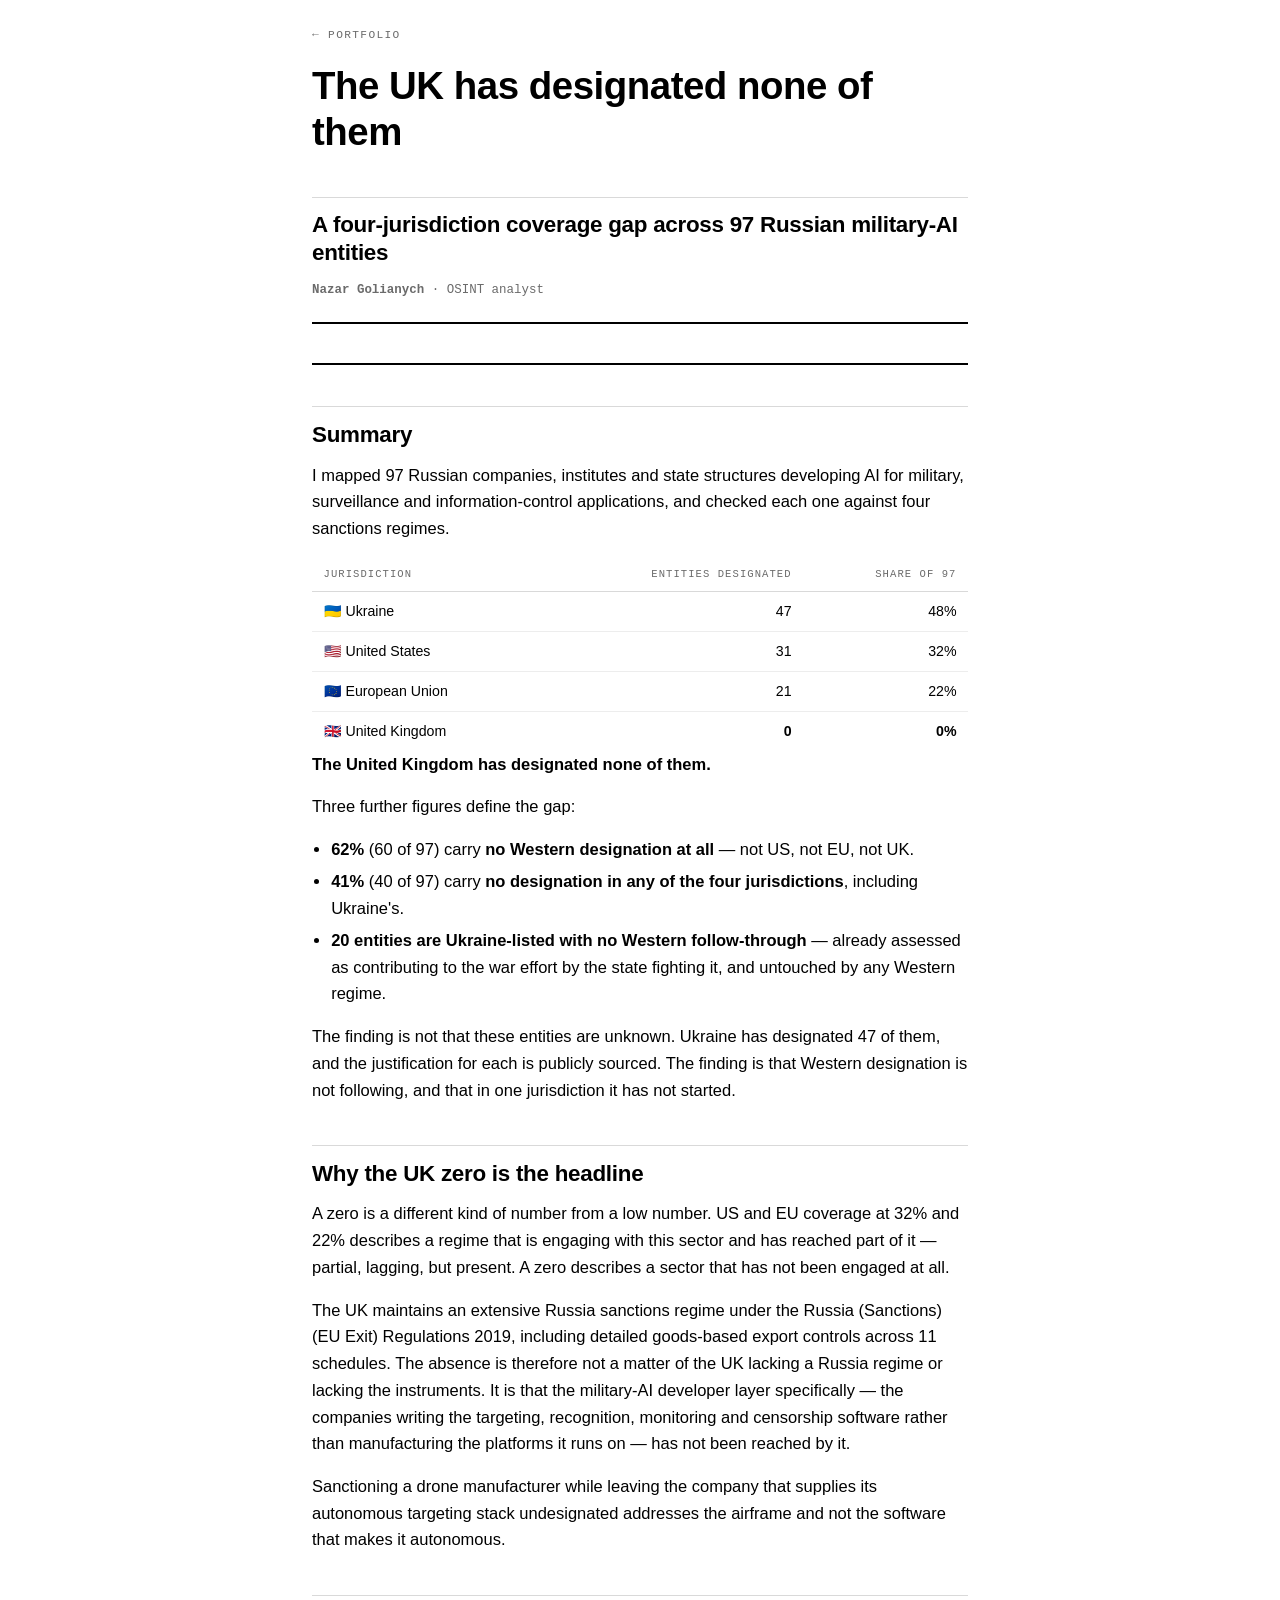
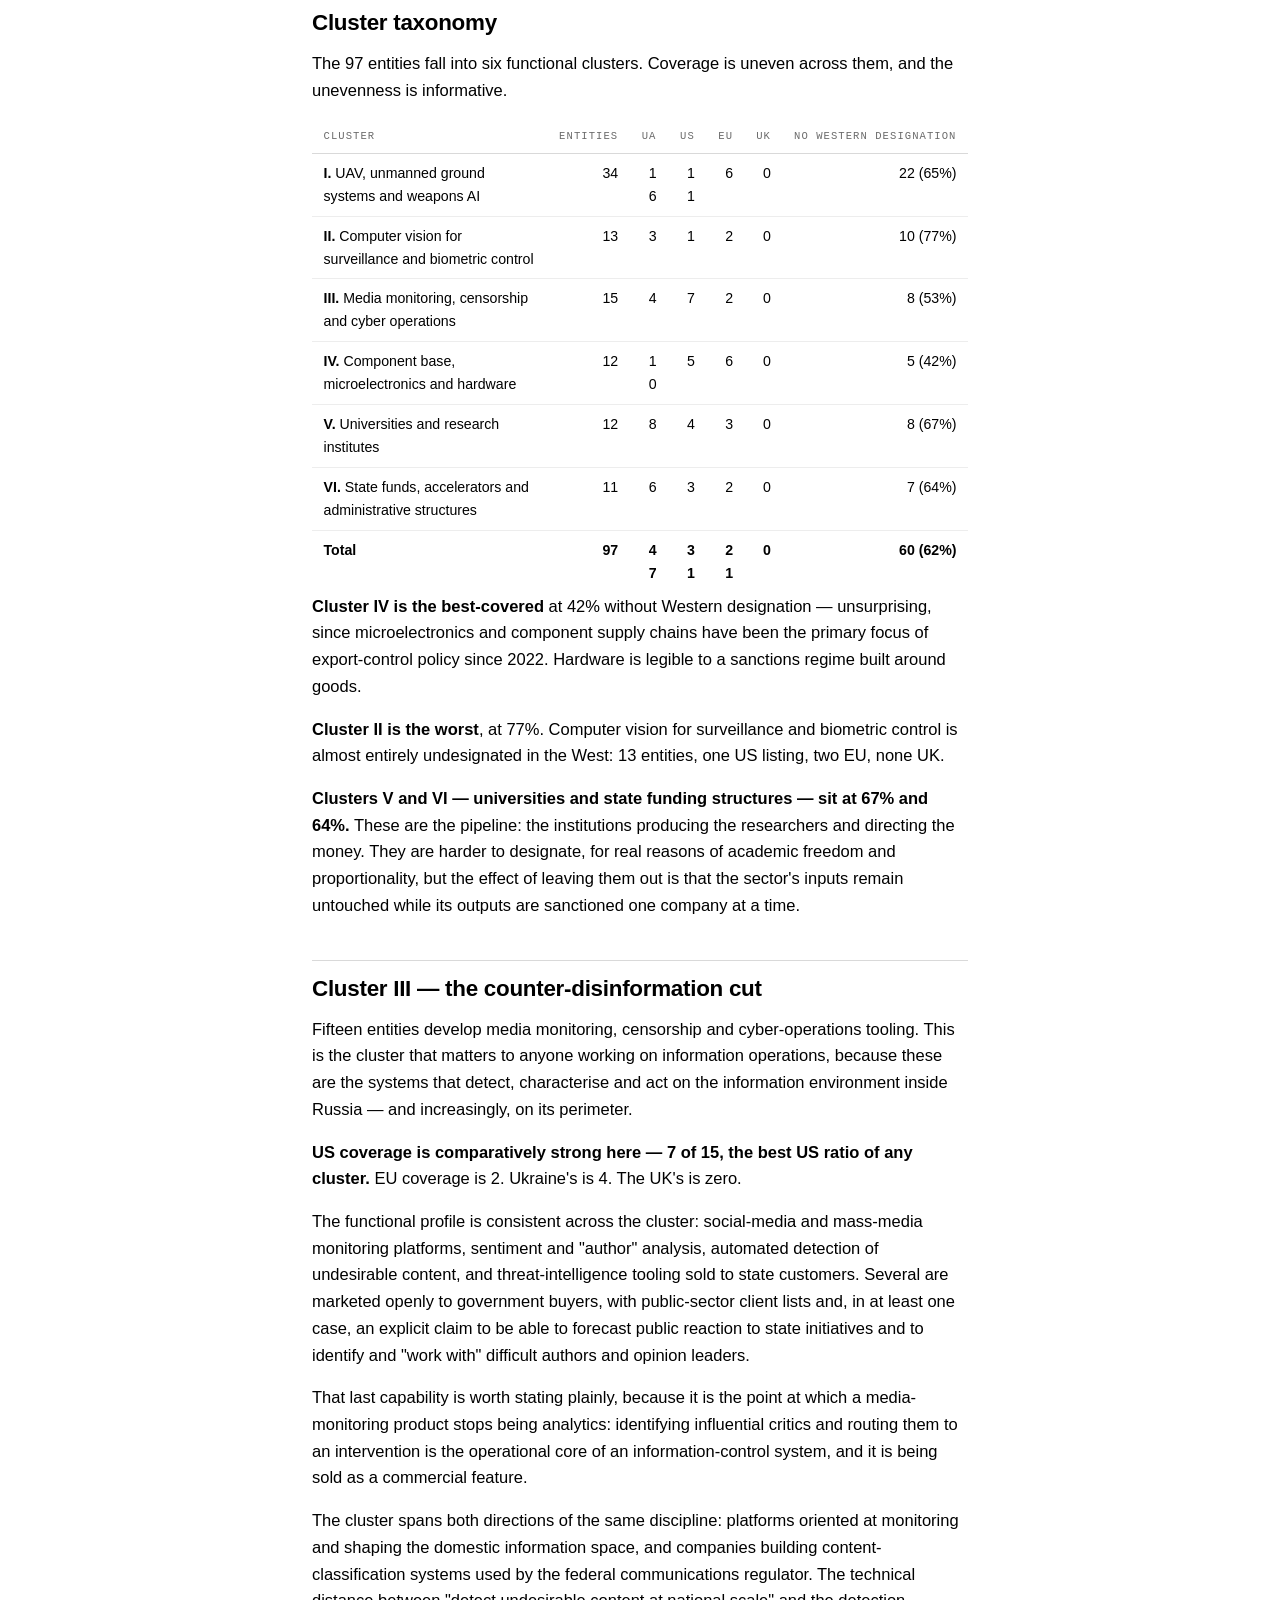
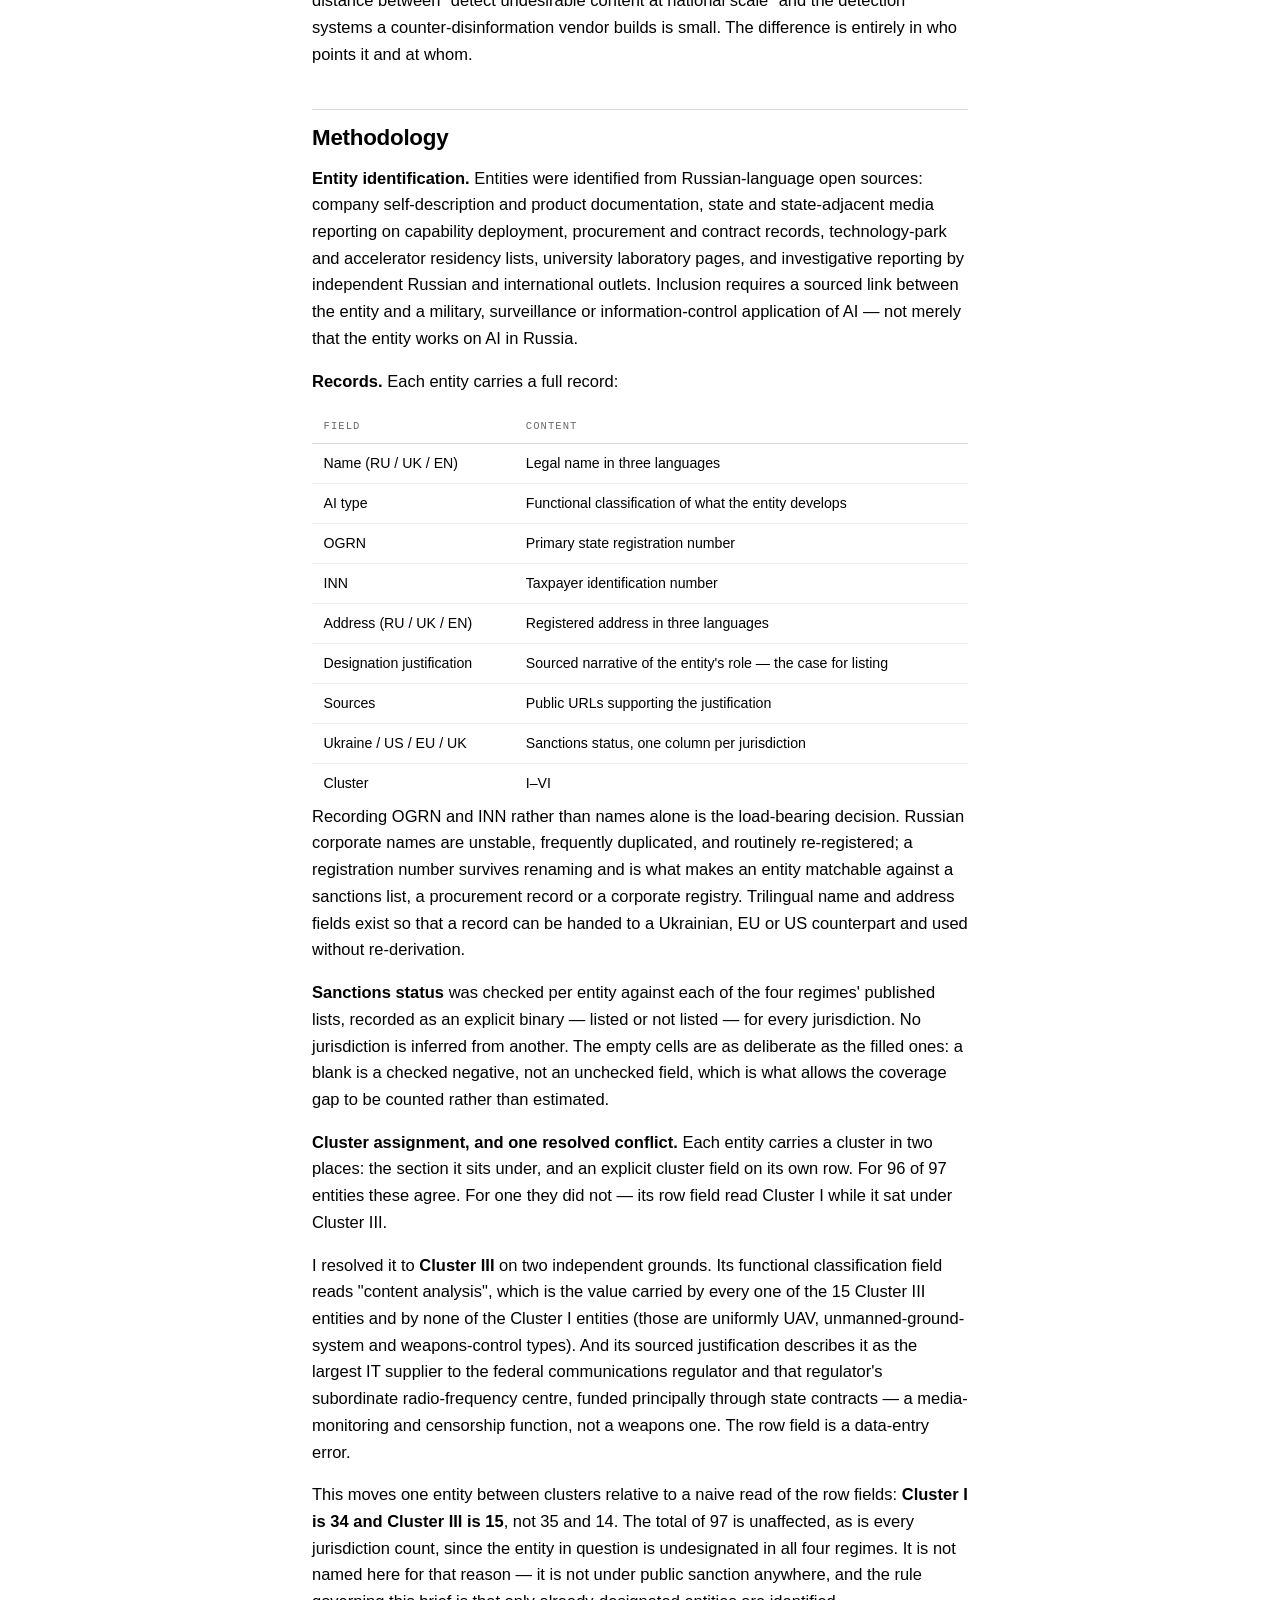
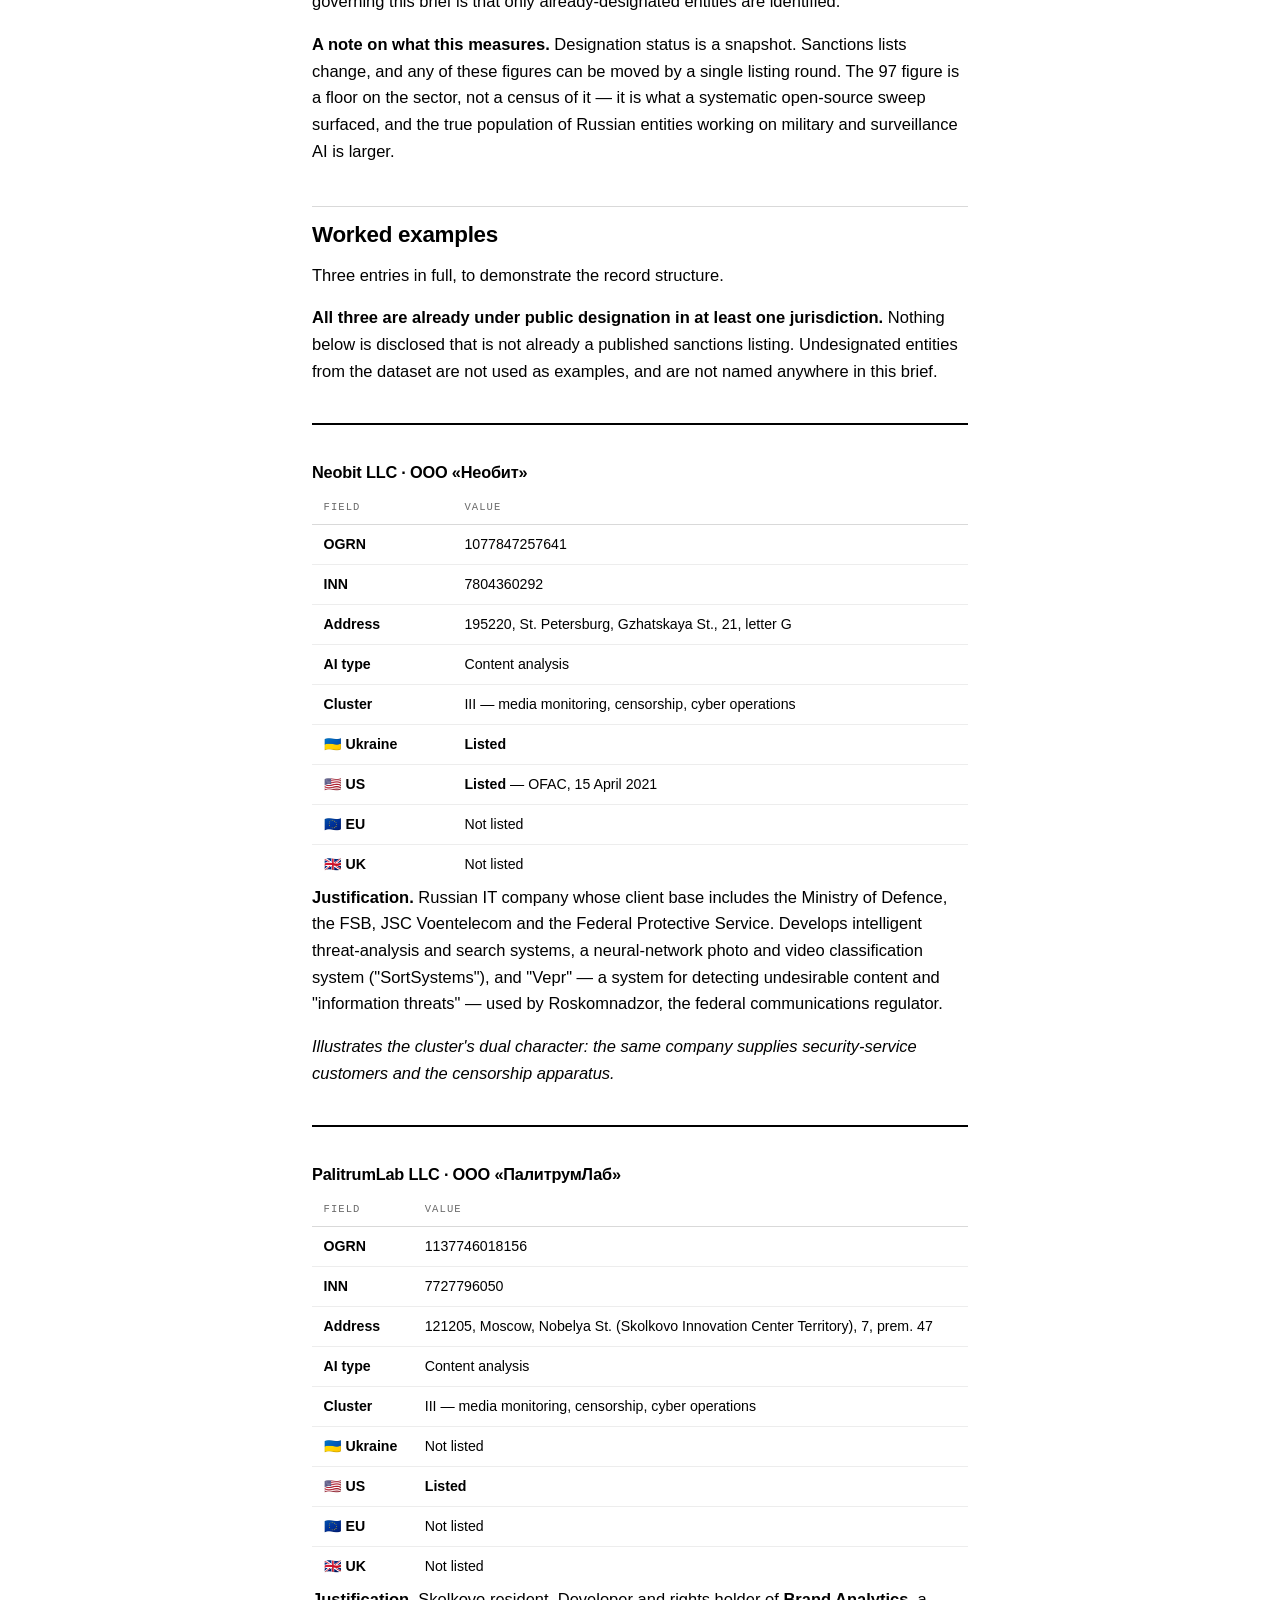
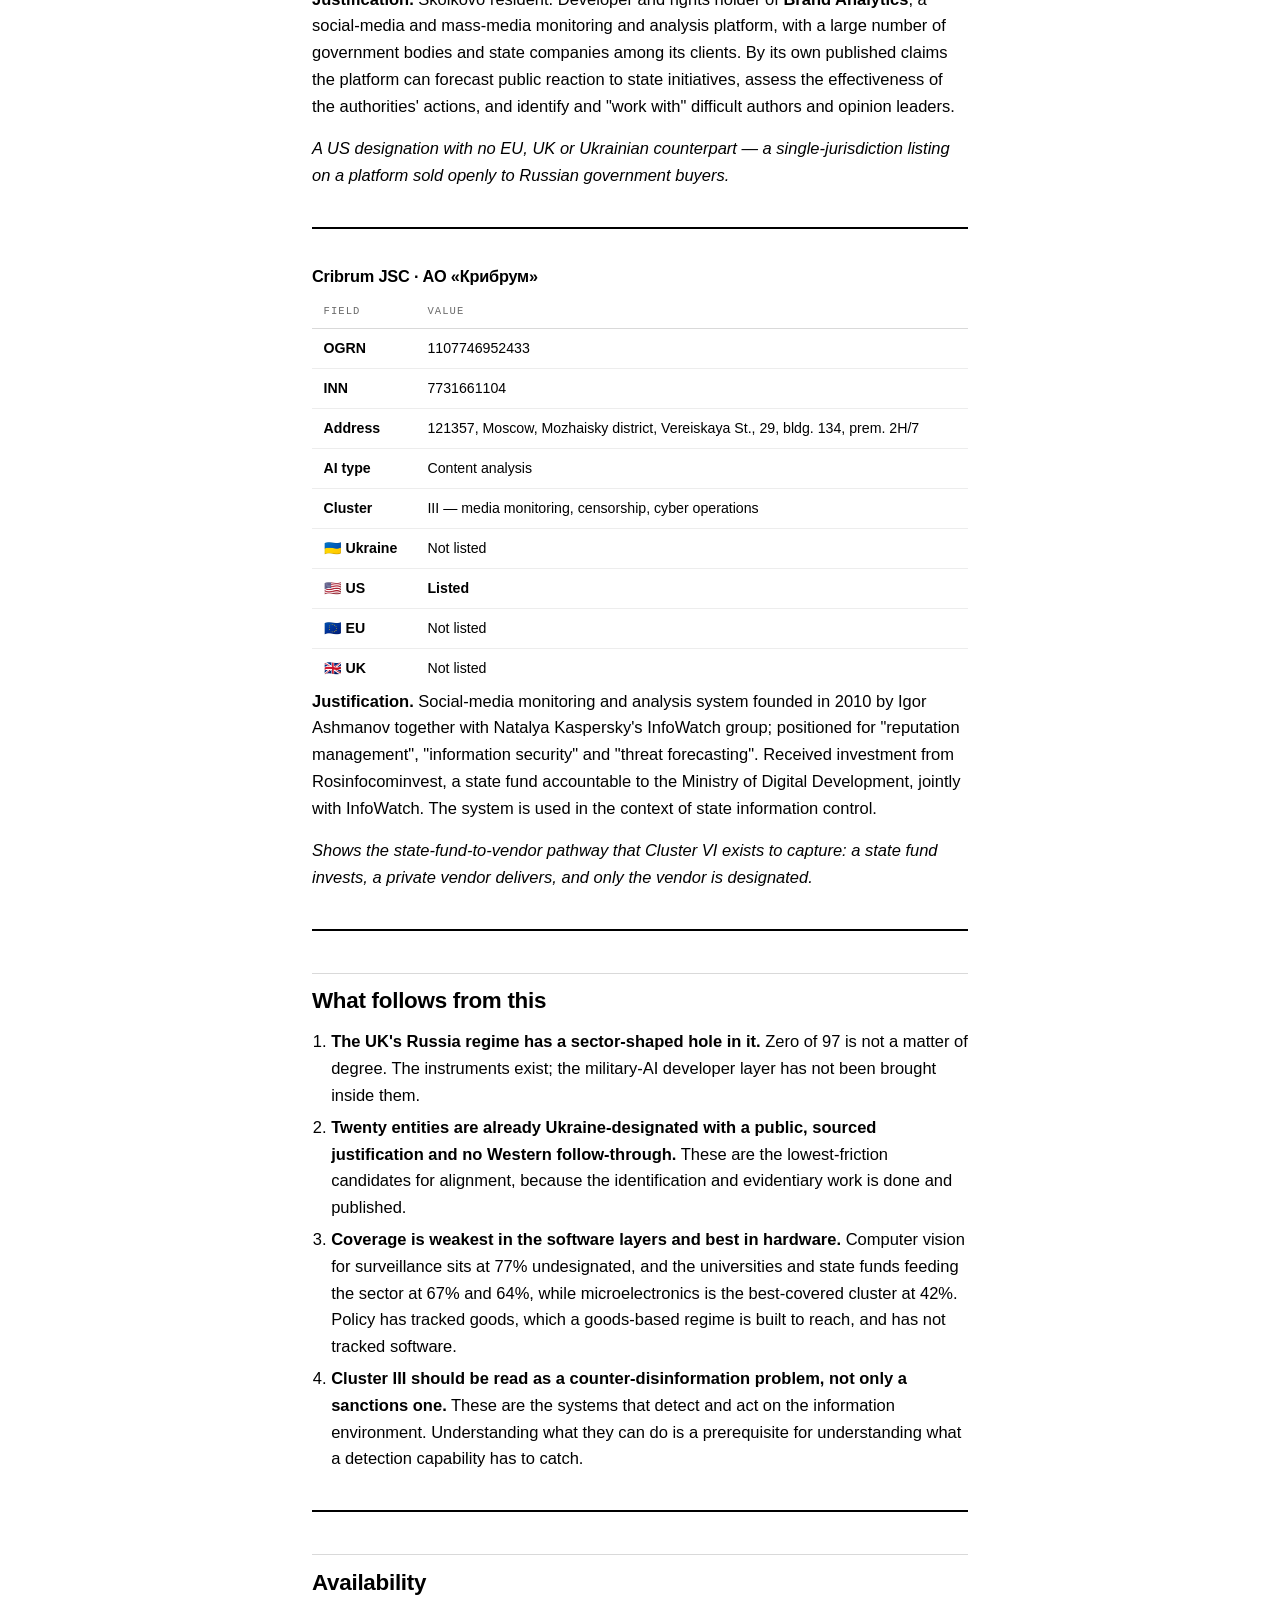
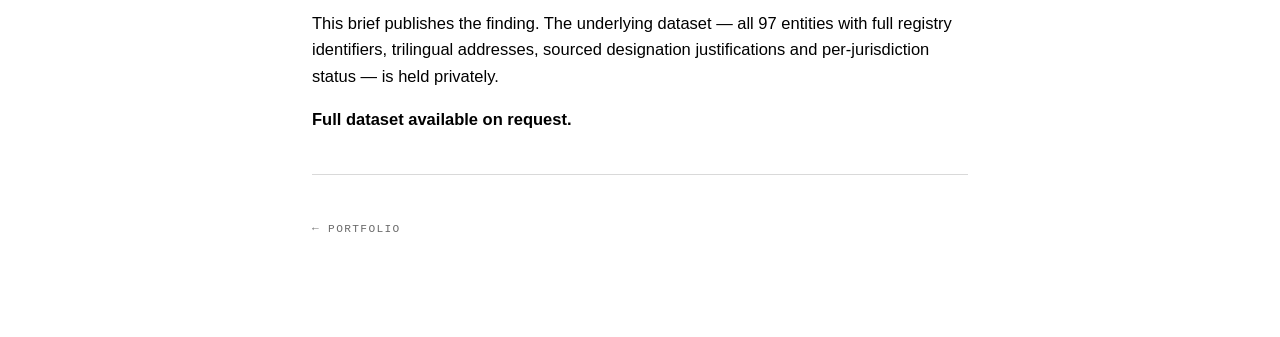
<file: briefs/russian-military-ai.html>
<!DOCTYPE html>
<html lang="en">
<head>
<meta charset="utf-8">
<meta name="viewport" content="width=device-width, initial-scale=1">
<title>The UK has designated none of them — Nazar Golianych</title>
<meta name="description" content="97 Russian military-AI entities checked against four sanctions regimes. Ukraine 47, US 31, EU 21, UK 0.">
<link rel="stylesheet" href="../assets/style.css">
</head>
<body class="brief">
<div class="wrap">
<a class="back-link" href="../portfolio/#russian-military-ai">&#8592; Portfolio</a>
<h1>The UK has designated none of them</h1>
<h2>A four-jurisdiction coverage gap across 97 Russian military-AI entities</h2>
<p class="byline"><strong>Nazar Golianych</strong> · OSINT analyst</p>
<hr />
<h2>Summary</h2>
<p>I mapped 97 Russian companies, institutes and state structures developing AI for military, surveillance and information-control applications, and checked each one against four sanctions regimes.</p>
<div class="tw"><table>
<thead>
<tr>
<th>Jurisdiction</th>
<th style="text-align: right;">Entities designated</th>
<th style="text-align: right;">Share of 97</th>
</tr>
</thead>
<tbody>
<tr>
<td>🇺🇦 Ukraine</td>
<td style="text-align: right;">47</td>
<td style="text-align: right;">48%</td>
</tr>
<tr>
<td>🇺🇸 United States</td>
<td style="text-align: right;">31</td>
<td style="text-align: right;">32%</td>
</tr>
<tr>
<td>🇪🇺 European Union</td>
<td style="text-align: right;">21</td>
<td style="text-align: right;">22%</td>
</tr>
<tr>
<td>🇬🇧 United Kingdom</td>
<td style="text-align: right;"><strong>0</strong></td>
<td style="text-align: right;"><strong>0%</strong></td>
</tr>
</tbody>
</table></div>
<p><strong>The United Kingdom has designated none of them.</strong></p>
<p>Three further figures define the gap:</p>
<ul>
<li><strong>62%</strong> (60 of 97) carry <strong>no Western designation at all</strong> — not US, not EU, not UK.</li>
<li><strong>41%</strong> (40 of 97) carry <strong>no designation in any of the four jurisdictions</strong>, including Ukraine's.</li>
<li><strong>20 entities are Ukraine-listed with no Western follow-through</strong> — already assessed as contributing to the war effort by the state fighting it, and untouched by any Western regime.</li>
</ul>
<p>The finding is not that these entities are unknown. Ukraine has designated 47 of them, and the justification for each is publicly sourced. The finding is that Western designation is not following, and that in one jurisdiction it has not started.</p>
<h2>Why the UK zero is the headline</h2>
<p>A zero is a different kind of number from a low number. US and EU coverage at 32% and 22% describes a regime that is engaging with this sector and has reached part of it — partial, lagging, but present. A zero describes a sector that has not been engaged at all.</p>
<p>The UK maintains an extensive Russia sanctions regime under the Russia (Sanctions) (EU Exit) Regulations 2019, including detailed goods-based export controls across 11 schedules. The absence is therefore not a matter of the UK lacking a Russia regime or lacking the instruments. It is that the military-AI developer layer specifically — the companies writing the targeting, recognition, monitoring and censorship software rather than manufacturing the platforms it runs on — has not been reached by it.</p>
<p>Sanctioning a drone manufacturer while leaving the company that supplies its autonomous targeting stack undesignated addresses the airframe and not the software that makes it autonomous.</p>
<h2>Cluster taxonomy</h2>
<p>The 97 entities fall into six functional clusters. Coverage is uneven across them, and the unevenness is informative.</p>
<div class="tw"><table>
<thead>
<tr>
<th>Cluster</th>
<th style="text-align: right;">Entities</th>
<th style="text-align: right;">UA</th>
<th style="text-align: right;">US</th>
<th style="text-align: right;">EU</th>
<th style="text-align: right;">UK</th>
<th style="text-align: right;">No Western designation</th>
</tr>
</thead>
<tbody>
<tr>
<td><strong>I.</strong> UAV, unmanned ground systems and weapons AI</td>
<td style="text-align: right;">34</td>
<td style="text-align: right;">16</td>
<td style="text-align: right;">11</td>
<td style="text-align: right;">6</td>
<td style="text-align: right;">0</td>
<td style="text-align: right;">22 (65%)</td>
</tr>
<tr>
<td><strong>II.</strong> Computer vision for surveillance and biometric control</td>
<td style="text-align: right;">13</td>
<td style="text-align: right;">3</td>
<td style="text-align: right;">1</td>
<td style="text-align: right;">2</td>
<td style="text-align: right;">0</td>
<td style="text-align: right;">10 (77%)</td>
</tr>
<tr>
<td><strong>III.</strong> Media monitoring, censorship and cyber operations</td>
<td style="text-align: right;">15</td>
<td style="text-align: right;">4</td>
<td style="text-align: right;">7</td>
<td style="text-align: right;">2</td>
<td style="text-align: right;">0</td>
<td style="text-align: right;">8 (53%)</td>
</tr>
<tr>
<td><strong>IV.</strong> Component base, microelectronics and hardware</td>
<td style="text-align: right;">12</td>
<td style="text-align: right;">10</td>
<td style="text-align: right;">5</td>
<td style="text-align: right;">6</td>
<td style="text-align: right;">0</td>
<td style="text-align: right;">5 (42%)</td>
</tr>
<tr>
<td><strong>V.</strong> Universities and research institutes</td>
<td style="text-align: right;">12</td>
<td style="text-align: right;">8</td>
<td style="text-align: right;">4</td>
<td style="text-align: right;">3</td>
<td style="text-align: right;">0</td>
<td style="text-align: right;">8 (67%)</td>
</tr>
<tr>
<td><strong>VI.</strong> State funds, accelerators and administrative structures</td>
<td style="text-align: right;">11</td>
<td style="text-align: right;">6</td>
<td style="text-align: right;">3</td>
<td style="text-align: right;">2</td>
<td style="text-align: right;">0</td>
<td style="text-align: right;">7 (64%)</td>
</tr>
<tr>
<td><strong>Total</strong></td>
<td style="text-align: right;"><strong>97</strong></td>
<td style="text-align: right;"><strong>47</strong></td>
<td style="text-align: right;"><strong>31</strong></td>
<td style="text-align: right;"><strong>21</strong></td>
<td style="text-align: right;"><strong>0</strong></td>
<td style="text-align: right;"><strong>60 (62%)</strong></td>
</tr>
</tbody>
</table></div>
<p><strong>Cluster IV is the best-covered</strong> at 42% without Western designation — unsurprising, since microelectronics and component supply chains have been the primary focus of export-control policy since 2022. Hardware is legible to a sanctions regime built around goods.</p>
<p><strong>Cluster II is the worst</strong>, at 77%. Computer vision for surveillance and biometric control is almost entirely undesignated in the West: 13 entities, one US listing, two EU, none UK.</p>
<p><strong>Clusters V and VI — universities and state funding structures — sit at 67% and 64%.</strong> These are the pipeline: the institutions producing the researchers and directing the money. They are harder to designate, for real reasons of academic freedom and proportionality, but the effect of leaving them out is that the sector's inputs remain untouched while its outputs are sanctioned one company at a time.</p>
<h2>Cluster III — the counter-disinformation cut</h2>
<p>Fifteen entities develop media monitoring, censorship and cyber-operations tooling. This is the cluster that matters to anyone working on information operations, because these are the systems that detect, characterise and act on the information environment inside Russia — and increasingly, on its perimeter.</p>
<p><strong>US coverage is comparatively strong here — 7 of 15, the best US ratio of any cluster.</strong> EU coverage is 2. Ukraine's is 4. The UK's is zero.</p>
<p>The functional profile is consistent across the cluster: social-media and mass-media monitoring platforms, sentiment and "author" analysis, automated detection of undesirable content, and threat-intelligence tooling sold to state customers. Several are marketed openly to government buyers, with public-sector client lists and, in at least one case, an explicit claim to be able to forecast public reaction to state initiatives and to identify and "work with" difficult authors and opinion leaders.</p>
<p>That last capability is worth stating plainly, because it is the point at which a media-monitoring product stops being analytics: identifying influential critics and routing them to an intervention is the operational core of an information-control system, and it is being sold as a commercial feature.</p>
<p>The cluster spans both directions of the same discipline: platforms oriented at monitoring and shaping the domestic information space, and companies building content-classification systems used by the federal communications regulator. The technical distance between "detect undesirable content at national scale" and the detection systems a counter-disinformation vendor builds is small. The difference is entirely in who points it and at whom.</p>
<h2>Methodology</h2>
<p><strong>Entity identification.</strong> Entities were identified from Russian-language open sources: company self-description and product documentation, state and state-adjacent media reporting on capability deployment, procurement and contract records, technology-park and accelerator residency lists, university laboratory pages, and investigative reporting by independent Russian and international outlets. Inclusion requires a sourced link between the entity and a military, surveillance or information-control application of AI — not merely that the entity works on AI in Russia.</p>
<p><strong>Records.</strong> Each entity carries a full record:</p>
<div class="tw"><table>
<thead>
<tr>
<th>Field</th>
<th>Content</th>
</tr>
</thead>
<tbody>
<tr>
<td>Name (RU / UK / EN)</td>
<td>Legal name in three languages</td>
</tr>
<tr>
<td>AI type</td>
<td>Functional classification of what the entity develops</td>
</tr>
<tr>
<td>OGRN</td>
<td>Primary state registration number</td>
</tr>
<tr>
<td>INN</td>
<td>Taxpayer identification number</td>
</tr>
<tr>
<td>Address (RU / UK / EN)</td>
<td>Registered address in three languages</td>
</tr>
<tr>
<td>Designation justification</td>
<td>Sourced narrative of the entity's role — the case for listing</td>
</tr>
<tr>
<td>Sources</td>
<td>Public URLs supporting the justification</td>
</tr>
<tr>
<td>Ukraine / US / EU / UK</td>
<td>Sanctions status, one column per jurisdiction</td>
</tr>
<tr>
<td>Cluster</td>
<td>I–VI</td>
</tr>
</tbody>
</table></div>
<p>Recording OGRN and INN rather than names alone is the load-bearing decision. Russian corporate names are unstable, frequently duplicated, and routinely re-registered; a registration number survives renaming and is what makes an entity matchable against a sanctions list, a procurement record or a corporate registry. Trilingual name and address fields exist so that a record can be handed to a Ukrainian, EU or US counterpart and used without re-derivation.</p>
<p><strong>Sanctions status</strong> was checked per entity against each of the four regimes' published lists, recorded as an explicit binary — listed or not listed — for every jurisdiction. No jurisdiction is inferred from another. The empty cells are as deliberate as the filled ones: a blank is a checked negative, not an unchecked field, which is what allows the coverage gap to be counted rather than estimated.</p>
<p><strong>Cluster assignment, and one resolved conflict.</strong> Each entity carries a cluster in two places: the section it sits under, and an explicit cluster field on its own row. For 96 of 97 entities these agree. For one they did not — its row field read Cluster I while it sat under Cluster III.</p>
<p>I resolved it to <strong>Cluster III</strong> on two independent grounds. Its functional classification field reads "content analysis", which is the value carried by every one of the 15 Cluster III entities and by none of the Cluster I entities (those are uniformly UAV, unmanned-ground-system and weapons-control types). And its sourced justification describes it as the largest IT supplier to the federal communications regulator and that regulator's subordinate radio-frequency centre, funded principally through state contracts — a media-monitoring and censorship function, not a weapons one. The row field is a data-entry error.</p>
<p>This moves one entity between clusters relative to a naive read of the row fields: <strong>Cluster I is 34 and Cluster III is 15</strong>, not 35 and 14. The total of 97 is unaffected, as is every jurisdiction count, since the entity in question is undesignated in all four regimes. It is not named here for that reason — it is not under public sanction anywhere, and the rule governing this brief is that only already-designated entities are identified.</p>
<p><strong>A note on what this measures.</strong> Designation status is a snapshot. Sanctions lists change, and any of these figures can be moved by a single listing round. The 97 figure is a floor on the sector, not a census of it — it is what a systematic open-source sweep surfaced, and the true population of Russian entities working on military and surveillance AI is larger.</p>
<h2>Worked examples</h2>
<p>Three entries in full, to demonstrate the record structure.</p>
<p><strong>All three are already under public designation in at least one jurisdiction.</strong> Nothing below is disclosed that is not already a published sanctions listing. Undesignated entities from the dataset are not used as examples, and are not named anywhere in this brief.</p>
<hr />
<h3>Neobit LLC · ООО «Необит»</h3>
<div class="tw"><table>
<thead>
<tr>
<th>Field</th>
<th>Value</th>
</tr>
</thead>
<tbody>
<tr>
<td><strong>OGRN</strong></td>
<td>1077847257641</td>
</tr>
<tr>
<td><strong>INN</strong></td>
<td>7804360292</td>
</tr>
<tr>
<td><strong>Address</strong></td>
<td>195220, St. Petersburg, Gzhatskaya St., 21, letter G</td>
</tr>
<tr>
<td><strong>AI type</strong></td>
<td>Content analysis</td>
</tr>
<tr>
<td><strong>Cluster</strong></td>
<td>III — media monitoring, censorship, cyber operations</td>
</tr>
<tr>
<td><strong>🇺🇦 Ukraine</strong></td>
<td><strong>Listed</strong></td>
</tr>
<tr>
<td><strong>🇺🇸 US</strong></td>
<td><strong>Listed</strong> — OFAC, 15 April 2021</td>
</tr>
<tr>
<td><strong>🇪🇺 EU</strong></td>
<td>Not listed</td>
</tr>
<tr>
<td><strong>🇬🇧 UK</strong></td>
<td>Not listed</td>
</tr>
</tbody>
</table></div>
<p><strong>Justification.</strong> Russian IT company whose client base includes the Ministry of Defence, the FSB, JSC Voentelecom and the Federal Protective Service. Develops intelligent threat-analysis and search systems, a neural-network photo and video classification system ("SortSystems"), and "Vepr" — a system for detecting undesirable content and "information threats" — used by Roskomnadzor, the federal communications regulator.</p>
<p><em>Illustrates the cluster's dual character: the same company supplies security-service customers and the censorship apparatus.</em></p>
<hr />
<h3>PalitrumLab LLC · ООО «ПалитрумЛаб»</h3>
<div class="tw"><table>
<thead>
<tr>
<th>Field</th>
<th>Value</th>
</tr>
</thead>
<tbody>
<tr>
<td><strong>OGRN</strong></td>
<td>1137746018156</td>
</tr>
<tr>
<td><strong>INN</strong></td>
<td>7727796050</td>
</tr>
<tr>
<td><strong>Address</strong></td>
<td>121205, Moscow, Nobelya St. (Skolkovo Innovation Center Territory), 7, prem. 47</td>
</tr>
<tr>
<td><strong>AI type</strong></td>
<td>Content analysis</td>
</tr>
<tr>
<td><strong>Cluster</strong></td>
<td>III — media monitoring, censorship, cyber operations</td>
</tr>
<tr>
<td><strong>🇺🇦 Ukraine</strong></td>
<td>Not listed</td>
</tr>
<tr>
<td><strong>🇺🇸 US</strong></td>
<td><strong>Listed</strong></td>
</tr>
<tr>
<td><strong>🇪🇺 EU</strong></td>
<td>Not listed</td>
</tr>
<tr>
<td><strong>🇬🇧 UK</strong></td>
<td>Not listed</td>
</tr>
</tbody>
</table></div>
<p><strong>Justification.</strong> Skolkovo resident. Developer and rights holder of <strong>Brand Analytics</strong>, a social-media and mass-media monitoring and analysis platform, with a large number of government bodies and state companies among its clients. By its own published claims the platform can forecast public reaction to state initiatives, assess the effectiveness of the authorities' actions, and identify and "work with" difficult authors and opinion leaders.</p>
<p><em>A US designation with no EU, UK or Ukrainian counterpart — a single-jurisdiction listing on a platform sold openly to Russian government buyers.</em></p>
<hr />
<h3>Cribrum JSC · АО «Крибрум»</h3>
<div class="tw"><table>
<thead>
<tr>
<th>Field</th>
<th>Value</th>
</tr>
</thead>
<tbody>
<tr>
<td><strong>OGRN</strong></td>
<td>1107746952433</td>
</tr>
<tr>
<td><strong>INN</strong></td>
<td>7731661104</td>
</tr>
<tr>
<td><strong>Address</strong></td>
<td>121357, Moscow, Mozhaisky district, Vereiskaya St., 29, bldg. 134, prem. 2Н/7</td>
</tr>
<tr>
<td><strong>AI type</strong></td>
<td>Content analysis</td>
</tr>
<tr>
<td><strong>Cluster</strong></td>
<td>III — media monitoring, censorship, cyber operations</td>
</tr>
<tr>
<td><strong>🇺🇦 Ukraine</strong></td>
<td>Not listed</td>
</tr>
<tr>
<td><strong>🇺🇸 US</strong></td>
<td><strong>Listed</strong></td>
</tr>
<tr>
<td><strong>🇪🇺 EU</strong></td>
<td>Not listed</td>
</tr>
<tr>
<td><strong>🇬🇧 UK</strong></td>
<td>Not listed</td>
</tr>
</tbody>
</table></div>
<p><strong>Justification.</strong> Social-media monitoring and analysis system founded in 2010 by Igor Ashmanov together with Natalya Kaspersky's InfoWatch group; positioned for "reputation management", "information security" and "threat forecasting". Received investment from Rosinfocominvest, a state fund accountable to the Ministry of Digital Development, jointly with InfoWatch. The system is used in the context of state information control.</p>
<p><em>Shows the state-fund-to-vendor pathway that Cluster VI exists to capture: a state fund invests, a private vendor delivers, and only the vendor is designated.</em></p>
<hr />
<h2>What follows from this</h2>
<ol>
<li><strong>The UK's Russia regime has a sector-shaped hole in it.</strong> Zero of 97 is not a matter of degree. The instruments exist; the military-AI developer layer has not been brought inside them.</li>
<li><strong>Twenty entities are already Ukraine-designated with a public, sourced justification and no Western follow-through.</strong> These are the lowest-friction candidates for alignment, because the identification and evidentiary work is done and published.</li>
<li><strong>Coverage is weakest in the software layers and best in hardware.</strong> Computer vision for surveillance sits at 77% undesignated, and the universities and state funds feeding the sector at 67% and 64%, while microelectronics is the best-covered cluster at 42%. Policy has tracked goods, which a goods-based regime is built to reach, and has not tracked software.</li>
<li><strong>Cluster III should be read as a counter-disinformation problem, not only a sanctions one.</strong> These are the systems that detect and act on the information environment. Understanding what they can do is a prerequisite for understanding what a detection capability has to catch.</li>
</ol>
<hr />
<h2>Availability</h2>
<p>This brief publishes the finding. The underlying dataset — all 97 entities with full registry identifiers, trilingual addresses, sourced designation justifications and per-jurisdiction status — is held privately.</p>
<p><strong>Full dataset available on request.</strong></p>
<p class="back-foot"><a class="back-link" href="../portfolio/#russian-military-ai">&#8592; Portfolio</a></p>
</div>
</body>
</html>
</file>
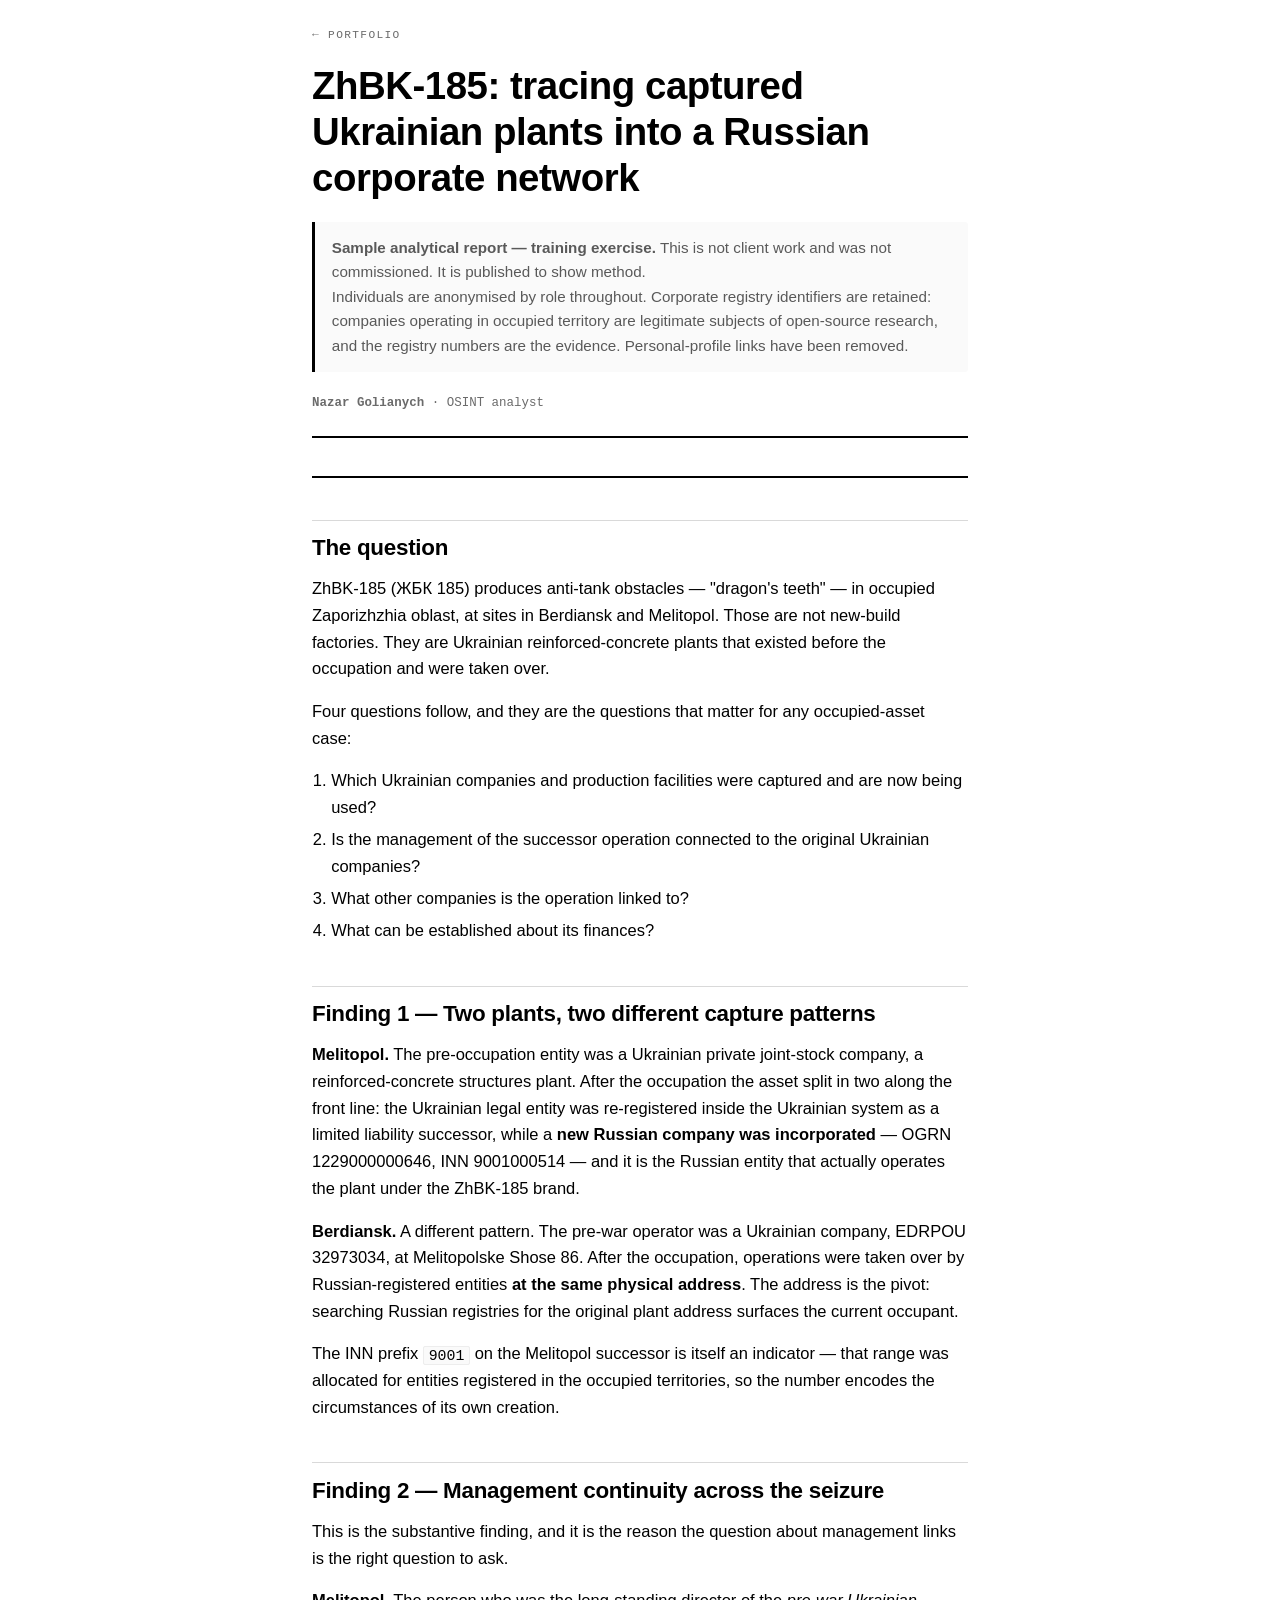
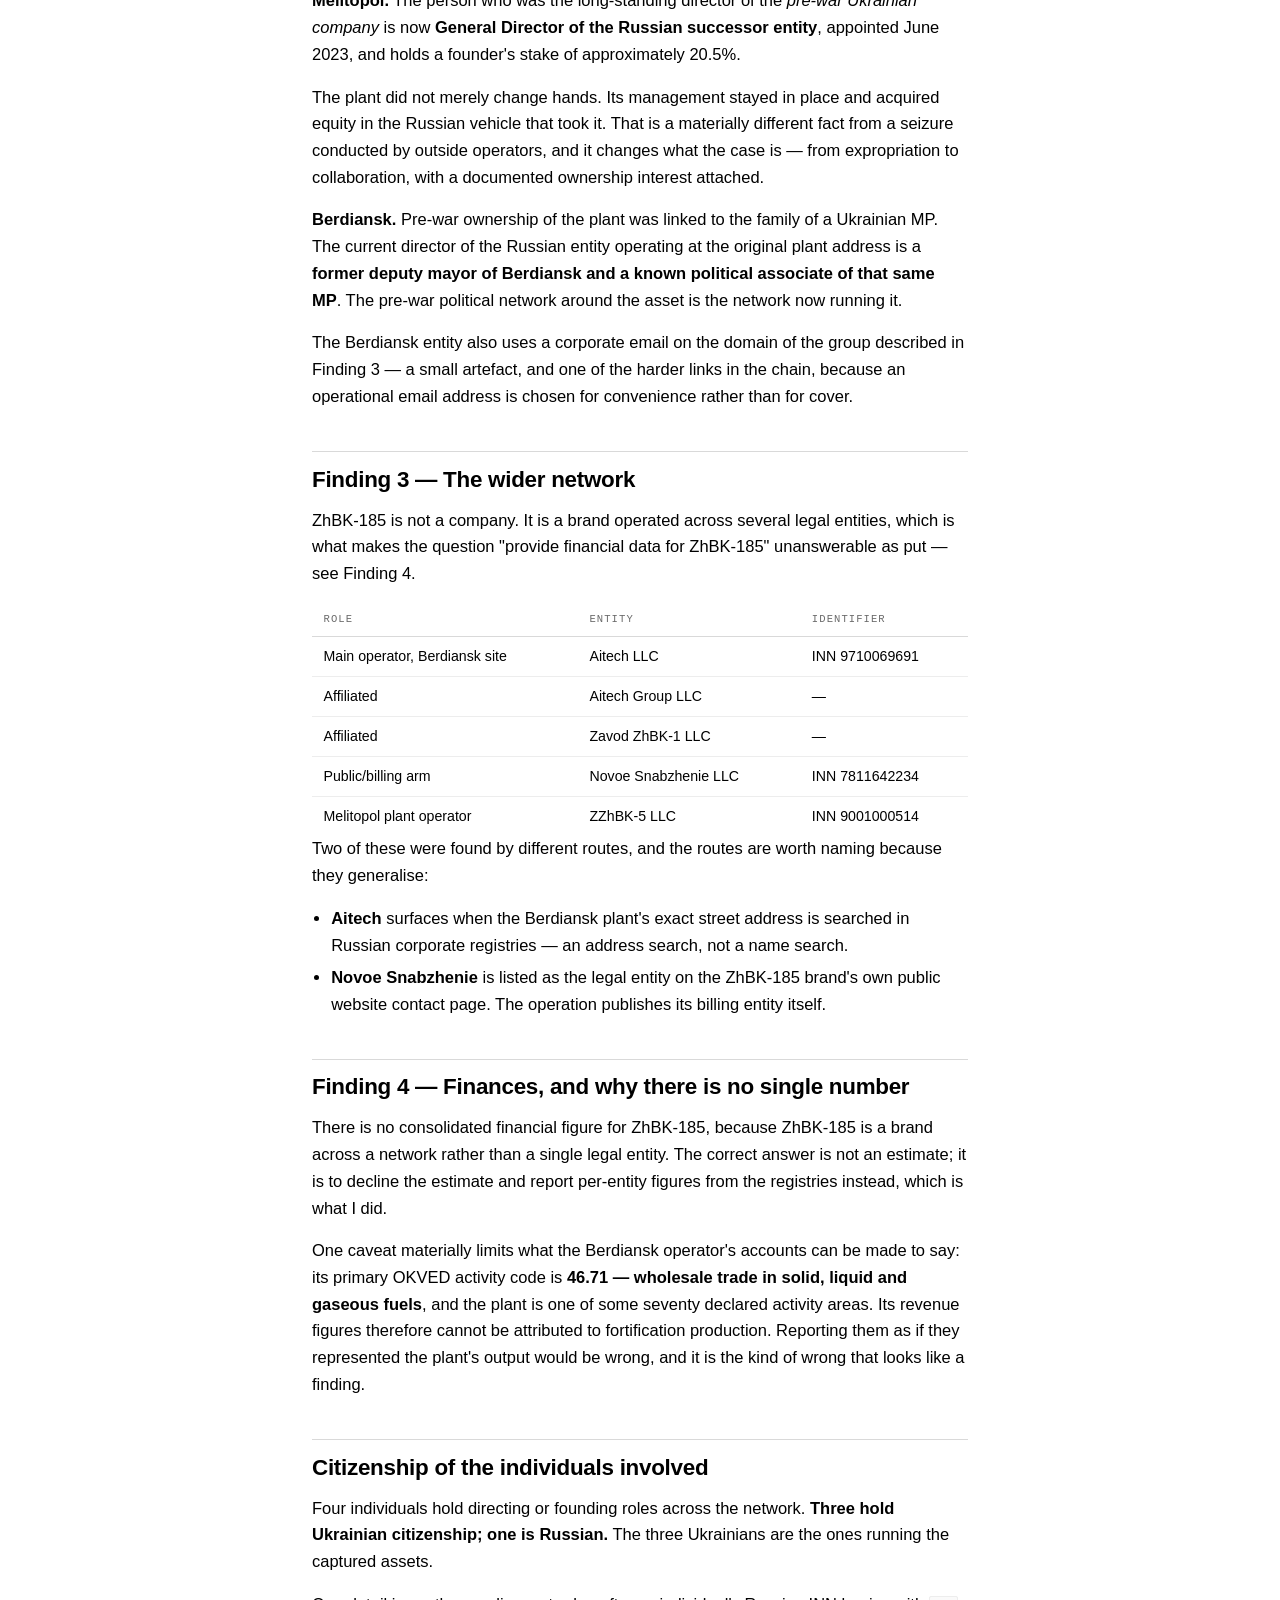
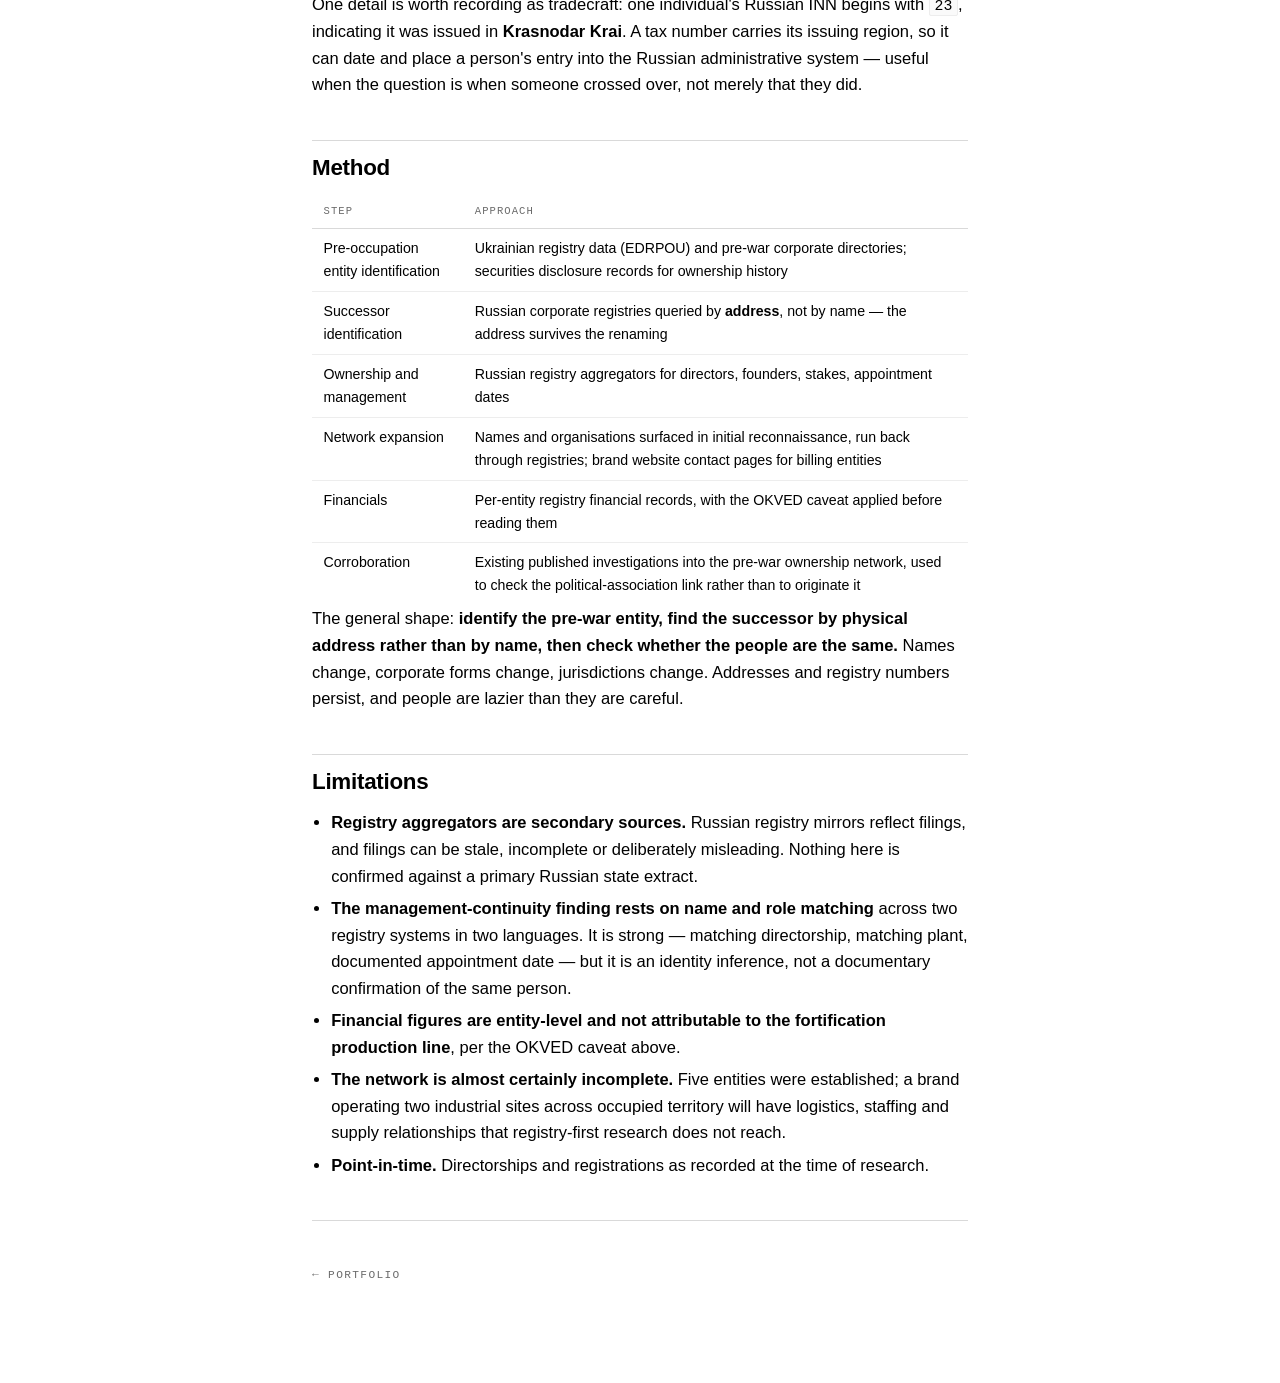
<file: briefs/zhbk-185.html>
<!DOCTYPE html>
<html lang="en">
<head>
<meta charset="utf-8">
<meta name="viewport" content="width=device-width, initial-scale=1">
<title>ZhBK-185: tracing captured Ukrainian plants into a Russian corporate network — Nazar Golianych</title>
<meta name="description" content="Tracing two captured Ukrainian plants in occupied Zaporizhzhia oblast into their successor Russian corporate network. Sample analytical report.">
<link rel="stylesheet" href="../assets/style.css">
</head>
<body class="brief">
<div class="wrap">
<a class="back-link" href="../portfolio/#zhbk-185">&#8592; Portfolio</a>
<h1>ZhBK-185: tracing captured Ukrainian plants into a Russian corporate network</h1>
<blockquote>
<p><strong>Sample analytical report — training exercise.</strong>
This is not client work and was not commissioned. It is published to show method.</p>
<p>Individuals are anonymised by role throughout. Corporate registry identifiers are retained: companies operating in occupied territory are legitimate subjects of open-source research, and the registry numbers are the evidence. Personal-profile links have been removed.</p>
</blockquote>
<p class="byline"><strong>Nazar Golianych</strong> · OSINT analyst</p>
<hr />
<h2>The question</h2>
<p>ZhBK-185 (ЖБК 185) produces anti-tank obstacles — "dragon's teeth" — in occupied Zaporizhzhia oblast, at sites in Berdiansk and Melitopol. Those are not new-build factories. They are Ukrainian reinforced-concrete plants that existed before the occupation and were taken over.</p>
<p>Four questions follow, and they are the questions that matter for any occupied-asset case:</p>
<ol>
<li>Which Ukrainian companies and production facilities were captured and are now being used?</li>
<li>Is the management of the successor operation connected to the original Ukrainian companies?</li>
<li>What other companies is the operation linked to?</li>
<li>What can be established about its finances?</li>
</ol>
<h2>Finding 1 — Two plants, two different capture patterns</h2>
<p><strong>Melitopol.</strong> The pre-occupation entity was a Ukrainian private joint-stock company, a reinforced-concrete structures plant. After the occupation the asset split in two along the front line: the Ukrainian legal entity was re-registered inside the Ukrainian system as a limited liability successor, while a <strong>new Russian company was incorporated</strong> — OGRN 1229000000646, INN 9001000514 — and it is the Russian entity that actually operates the plant under the ZhBK-185 brand.</p>
<p><strong>Berdiansk.</strong> A different pattern. The pre-war operator was a Ukrainian company, EDRPOU 32973034, at Melitopolske Shose 86. After the occupation, operations were taken over by Russian-registered entities <strong>at the same physical address</strong>. The address is the pivot: searching Russian registries for the original plant address surfaces the current occupant.</p>
<p>The INN prefix <code>9001</code> on the Melitopol successor is itself an indicator — that range was allocated for entities registered in the occupied territories, so the number encodes the circumstances of its own creation.</p>
<h2>Finding 2 — Management continuity across the seizure</h2>
<p>This is the substantive finding, and it is the reason the question about management links is the right question to ask.</p>
<p><strong>Melitopol.</strong> The person who was the long-standing director of the <em>pre-war Ukrainian company</em> is now <strong>General Director of the Russian successor entity</strong>, appointed June 2023, and holds a founder's stake of approximately 20.5%.</p>
<p>The plant did not merely change hands. Its management stayed in place and acquired equity in the Russian vehicle that took it. That is a materially different fact from a seizure conducted by outside operators, and it changes what the case is — from expropriation to collaboration, with a documented ownership interest attached.</p>
<p><strong>Berdiansk.</strong> Pre-war ownership of the plant was linked to the family of a Ukrainian MP. The current director of the Russian entity operating at the original plant address is a <strong>former deputy mayor of Berdiansk and a known political associate of that same MP</strong>. The pre-war political network around the asset is the network now running it.</p>
<p>The Berdiansk entity also uses a corporate email on the domain of the group described in Finding 3 — a small artefact, and one of the harder links in the chain, because an operational email address is chosen for convenience rather than for cover.</p>
<h2>Finding 3 — The wider network</h2>
<p>ZhBK-185 is not a company. It is a brand operated across several legal entities, which is what makes the question "provide financial data for ZhBK-185" unanswerable as put — see Finding 4.</p>
<div class="tw"><table>
<thead>
<tr>
<th>Role</th>
<th>Entity</th>
<th>Identifier</th>
</tr>
</thead>
<tbody>
<tr>
<td>Main operator, Berdiansk site</td>
<td>Aitech LLC</td>
<td>INN 9710069691</td>
</tr>
<tr>
<td>Affiliated</td>
<td>Aitech Group LLC</td>
<td>—</td>
</tr>
<tr>
<td>Affiliated</td>
<td>Zavod ZhBK-1 LLC</td>
<td>—</td>
</tr>
<tr>
<td>Public/billing arm</td>
<td>Novoe Snabzhenie LLC</td>
<td>INN 7811642234</td>
</tr>
<tr>
<td>Melitopol plant operator</td>
<td>ZZhBK-5 LLC</td>
<td>INN 9001000514</td>
</tr>
</tbody>
</table></div>
<p>Two of these were found by different routes, and the routes are worth naming because they generalise:</p>
<ul>
<li><strong>Aitech</strong> surfaces when the Berdiansk plant's exact street address is searched in Russian corporate registries — an address search, not a name search.</li>
<li><strong>Novoe Snabzhenie</strong> is listed as the legal entity on the ZhBK-185 brand's own public website contact page. The operation publishes its billing entity itself.</li>
</ul>
<h2>Finding 4 — Finances, and why there is no single number</h2>
<p>There is no consolidated financial figure for ZhBK-185, because ZhBK-185 is a brand across a network rather than a single legal entity. The correct answer is not an estimate; it is to decline the estimate and report per-entity figures from the registries instead, which is what I did.</p>
<p>One caveat materially limits what the Berdiansk operator's accounts can be made to say: its primary OKVED activity code is <strong>46.71 — wholesale trade in solid, liquid and gaseous fuels</strong>, and the plant is one of some seventy declared activity areas. Its revenue figures therefore cannot be attributed to fortification production. Reporting them as if they represented the plant's output would be wrong, and it is the kind of wrong that looks like a finding.</p>
<h2>Citizenship of the individuals involved</h2>
<p>Four individuals hold directing or founding roles across the network. <strong>Three hold Ukrainian citizenship; one is Russian.</strong> The three Ukrainians are the ones running the captured assets.</p>
<p>One detail is worth recording as tradecraft: one individual's Russian INN begins with <code>23</code>, indicating it was issued in <strong>Krasnodar Krai</strong>. A tax number carries its issuing region, so it can date and place a person's entry into the Russian administrative system — useful when the question is when someone crossed over, not merely that they did.</p>
<h2>Method</h2>
<div class="tw"><table>
<thead>
<tr>
<th>Step</th>
<th>Approach</th>
</tr>
</thead>
<tbody>
<tr>
<td>Pre-occupation entity identification</td>
<td>Ukrainian registry data (EDRPOU) and pre-war corporate directories; securities disclosure records for ownership history</td>
</tr>
<tr>
<td>Successor identification</td>
<td>Russian corporate registries queried by <strong>address</strong>, not by name — the address survives the renaming</td>
</tr>
<tr>
<td>Ownership and management</td>
<td>Russian registry aggregators for directors, founders, stakes, appointment dates</td>
</tr>
<tr>
<td>Network expansion</td>
<td>Names and organisations surfaced in initial reconnaissance, run back through registries; brand website contact pages for billing entities</td>
</tr>
<tr>
<td>Financials</td>
<td>Per-entity registry financial records, with the OKVED caveat applied before reading them</td>
</tr>
<tr>
<td>Corroboration</td>
<td>Existing published investigations into the pre-war ownership network, used to check the political-association link rather than to originate it</td>
</tr>
</tbody>
</table></div>
<p>The general shape: <strong>identify the pre-war entity, find the successor by physical address rather than by name, then check whether the people are the same.</strong> Names change, corporate forms change, jurisdictions change. Addresses and registry numbers persist, and people are lazier than they are careful.</p>
<h2>Limitations</h2>
<ul>
<li><strong>Registry aggregators are secondary sources.</strong> Russian registry mirrors reflect filings, and filings can be stale, incomplete or deliberately misleading. Nothing here is confirmed against a primary Russian state extract.</li>
<li><strong>The management-continuity finding rests on name and role matching</strong> across two registry systems in two languages. It is strong — matching directorship, matching plant, documented appointment date — but it is an identity inference, not a documentary confirmation of the same person.</li>
<li><strong>Financial figures are entity-level and not attributable to the fortification production line</strong>, per the OKVED caveat above.</li>
<li><strong>The network is almost certainly incomplete.</strong> Five entities were established; a brand operating two industrial sites across occupied territory will have logistics, staffing and supply relationships that registry-first research does not reach.</li>
<li><strong>Point-in-time.</strong> Directorships and registrations as recorded at the time of research.</li>
</ul>
<p class="back-foot"><a class="back-link" href="../portfolio/#zhbk-185">&#8592; Portfolio</a></p>
</div>
</body>
</html>
</file>
<file: assets/style.css>
/* ------------------------------------------------------------------
   Nazar Golianych — shared surface

   Pure black and white. There is no accent token and none should be added — what
   colour was doing is carried by value, size, weight and rule instead:

     finding      larger + heavier, not tinted
     absence      inversion — filled block, background-coloured text
     chart states --ink filled against --ink-4 remainder, one pair, always
     active tab   2px --ink underline + label lifted to --ink
     active row   --panel-2 ground + a solid --ink left border
     links        --ink with an --ink-3 underline, never a hue shift

   Every one of those carries a second, non-chromatic signal, because a
   greyscale-only difference disappears in print and for some readers.
   ------------------------------------------------------------------ */

:root{
  --bg:#000000; --panel:#0A0A0A; --panel-2:#141414;
  --ink:#FFFFFF; --ink-2:#A6A6A6; --ink-3:#8A8A8A;
  --rule:#262626; --rule-2:#141414;
  --ink-4:#333333;
  --mono:ui-monospace,"SF Mono",SFMono-Regular,Menlo,Consolas,"Liberation Mono",monospace;
  --sans:-apple-system,BlinkMacSystemFont,"Segoe UI",Inter,Roboto,"Helvetica Neue",Arial,sans-serif;
  --list-w:25rem;
  --shell:1200px;
  --measure:38rem;
}
@media (prefers-color-scheme:light){
  :root:not([data-theme="dark"]){
    --bg:#FFFFFF; --panel:#FAFAFA; --panel-2:#F0F0F0;
    --ink:#000000; --ink-2:#595959; --ink-3:#6B6B6B;
    --rule:#D9D9D9; --rule-2:#EDEDED;
    --ink-4:#C9C9C9;
  }
}
:root[data-theme="light"]{
  --bg:#FFFFFF; --panel:#FAFAFA; --panel-2:#F0F0F0;
  --ink:#000000; --ink-2:#595959; --ink-3:#6B6B6B;
  --rule:#D9D9D9; --rule-2:#EDEDED;
  --ink-4:#C9C9C9;
}

*{box-sizing:border-box}
html{-webkit-text-size-adjust:100%}
body{
  margin:0; background:var(--bg); color:var(--ink);
  font-family:var(--sans); font-size:16.5px; line-height:1.62;
  font-variant-numeric:tabular-nums; overflow-wrap:anywhere;
}
h1,h2,h3{line-height:1.22; letter-spacing:-0.012em; font-weight:640; margin:0}
p{margin:0 0 1rem}
/* links carry no accent — foreground with a rule under it */
a{color:var(--ink); text-decoration:none; border-bottom:1px solid var(--ink-3)}
a:hover{border-bottom-color:var(--ink)}
a:focus-visible,button:focus-visible{outline:2px solid var(--ink); outline-offset:3px; border-radius:2px}
code{font-family:var(--mono); font-size:.9em; overflow-wrap:anywhere}
.skip{position:absolute; left:-9999px}
.skip:focus{left:.5rem; top:.5rem; position:fixed; background:var(--panel); color:var(--ink);
  padding:.6rem .9rem; border:2px solid var(--ink); border-radius:3px; z-index:99}

/* findings are emphasised by size and weight — never by hue */
.beat.finding strong{font-family:var(--mono); font-weight:700; font-size:1.16em;
  color:var(--ink); letter-spacing:-0.01em}
.stat{display:flex; flex-wrap:wrap; align-items:baseline; gap:.35rem .9rem;
  margin:0 0 1rem; padding:.75rem .9rem; background:var(--panel-2);
  border-left:3px solid var(--ink)}
.stat b{font-family:var(--mono); font-size:clamp(1.9rem,5vw,2.5rem); font-weight:700;
  line-height:1; color:var(--ink); letter-spacing:-0.02em}
.stat span{font-size:.8rem; line-height:1.4; color:var(--ink-3); flex:1 1 8rem; min-width:0}

/* =============== landing =============== */
body.landing{min-height:100vh}
.landing main{max-width:36rem; padding:clamp(2.5rem,9vh,6rem) 1.5rem 4rem}
.landing h1{font-size:clamp(1.6rem,4vw,2rem); font-weight:600; letter-spacing:-0.015em; margin-bottom:2.2rem}
.landing .summary{color:var(--ink-2); font-size:1rem; line-height:1.7; margin-bottom:3rem; max-width:30rem}
.landing ul{list-style:none; margin:0 0 3.2rem; padding:0}
.landing li{margin:0 0 .35rem}
.landing li a{display:inline-block; font-size:1.12rem; padding:.34rem 0}
.landing .sub{font-family:var(--mono); font-size:.72rem; color:var(--ink-3); margin-left:.55rem}

/* ascii field — resolution out of noise */
.field{position:relative; width:max-content; max-width:100%;
  font-family:var(--mono); font-size:clamp(4px,1.55vw,11px); line-height:1.02;
  letter-spacing:0; white-space:pre; user-select:none}
.field pre{margin:0; font:inherit; letter-spacing:inherit}
.field .noise{color:var(--ink-3)}
.field .solid{position:absolute; inset:0; color:var(--ink)}
.field-cap{font-family:var(--mono); font-size:.66rem; letter-spacing:.14em;
  text-transform:uppercase; color:var(--ink-3); margin-top:1rem}

/* =============== two-pane browser =============== */
.browser{display:grid; grid-template-columns:var(--list-w) 1fr;
  max-width:var(--shell); margin:0 auto; min-height:100vh;
  border-left:1px solid var(--rule-2); border-right:1px solid var(--rule-2)}

/* --- left pane --- */
.pane-list{border-right:1px solid var(--rule); background:var(--panel-2);
  position:sticky; top:0; height:100vh; overflow-y:auto; overscroll-behavior:contain}
.list-head{position:sticky; top:0; z-index:2; background:var(--panel-2);
  border-bottom:1px solid var(--rule); padding:1.15rem 1.2rem .9rem}
.list-head .home{font-family:var(--mono); font-size:.68rem; letter-spacing:.14em;
  text-transform:uppercase; color:var(--ink-3); border:0; display:inline-block; padding:.2rem 0 .55rem}
.list-head .home:hover{color:var(--ink)}
.list-head h1{font-family:var(--mono); font-size:.8rem; letter-spacing:.16em;
  text-transform:uppercase; font-weight:600; margin-bottom:.8rem}

/* tabs — the category is a choice, not a typographic hint */
.tabs{display:flex; margin:.9rem 0 .85rem; border-bottom:1px solid var(--rule)}
.tab{flex:1 1 50%; min-width:0; background:none; border:0; cursor:pointer;
  font-family:var(--mono); font-size:.7rem; letter-spacing:.13em; text-transform:uppercase;
  color:var(--ink-3); padding:.6rem .3rem .55rem; min-height:44px;
  border-bottom:2px solid transparent; margin-bottom:-1px; text-align:center}
.tab:hover{color:var(--ink)}
.tab .n{font-size:.66rem; opacity:.8; margin-left:.4rem}
.tab[aria-selected="true"]{color:var(--ink); border-bottom-color:var(--ink); font-weight:600}
.tabpanel[hidden]{display:none}
.no-js .tabpanel[hidden]{display:block}
.grouplabel{font-family:var(--mono); font-size:.66rem; letter-spacing:.14em;
  text-transform:uppercase; color:var(--ink-3); padding:.9rem 1.2rem .3rem; display:none}
.no-js .grouplabel{display:block}
.year{font-family:var(--mono); font-size:.66rem; letter-spacing:.14em; color:var(--ink-3);
  padding:.9rem 1.2rem .3rem}
.rows{list-style:none; margin:0; padding:0}
.row{border-bottom:1px solid var(--rule-2)}
.row > a{display:grid; grid-template-columns:1fr 1.2rem; gap:.15rem .5rem;
  padding:.75rem 1.2rem .8rem; border:0; color:var(--ink); align-items:start}
.row > a:hover{background:var(--panel)}
.row .rt{font-size:.92rem; line-height:1.34; font-weight:560}
.row .sign{font-family:var(--mono); font-size:.95rem; color:var(--ink-3); text-align:right; line-height:1.3}
.row .rd{grid-column:1; font-size:.785rem; line-height:1.42; color:var(--ink-3); margin-top:.18rem}
.row .tags{grid-column:1; display:flex; flex-wrap:wrap; gap:.25rem; margin-top:.45rem}
.tag{font-family:var(--mono); font-size:.615rem; letter-spacing:.05em; text-transform:uppercase;
  color:var(--ink-3); background:var(--bg); border:1px solid var(--rule);
  border-radius:1px; padding:.1rem .34rem .12rem; white-space:nowrap; font-style:normal}
.row.is-active{background:var(--panel-2)}
.row.is-active > a{box-shadow:inset 3px 0 0 var(--ink)}
.row.is-active .rt{color:var(--ink); font-weight:640}
.row.is-active .sign{color:var(--ink)}
.row[hidden]{display:none}

/* --- right pane --- */
.pane-detail{min-width:0; padding:0 0 5rem}
.item{display:none; max-width:var(--measure); padding:2.6rem 2.2rem 0}
.item.is-active{display:block}
.no-js .item{display:block; border-top:1px solid var(--rule)}
.item > h2{font-size:clamp(1.42rem,3vw,1.95rem); margin-bottom:1rem}
.meta{display:flex; flex-wrap:wrap; align-items:center; gap:.5rem 1.1rem;
  border-top:1px solid var(--ink); border-bottom:1px solid var(--rule);
  padding:.6rem 0; margin-bottom:1.9rem}
.meta .type,.meta .date{font-family:var(--mono); font-size:.68rem; letter-spacing:.12em;
  text-transform:uppercase; color:var(--ink-3)}
.meta .out{margin-left:auto; display:flex; flex-wrap:wrap; gap:.4rem 1rem}
.meta .out a{font-family:var(--mono); font-size:.74rem; padding:.3rem 0}

/* --- the four beats --- */
.beat{margin:0 0 1.8rem}
.beat > h3{font-family:var(--mono); font-size:.665rem; letter-spacing:.17em;
  text-transform:uppercase; color:var(--ink-3); font-weight:500;
  padding-bottom:.45rem; margin-bottom:.75rem; border-bottom:1px solid var(--rule-2)}
.beat > p:last-child{margin-bottom:0}
.beat.finding p{font-size:1.02rem}
.beat.finding strong{font-family:var(--mono); font-weight:640; font-size:1.02em}

.item .stack{display:flex; flex-wrap:wrap; gap:.32rem; margin:0 0 1rem}
.item .stack span{font-family:var(--mono); font-size:.72rem; color:var(--ink-2); overflow-wrap:normal;
  border:1px solid var(--rule); border-radius:2px; padding:.13rem .42rem; background:var(--panel)}
blockquote{margin:1rem 0; padding:.7rem .9rem; background:var(--panel);
  border-left:3px solid var(--rule); border-radius:0 3px 3px 0; color:var(--ink-2); font-size:.95rem}
blockquote p{margin:0}
.note{font-family:var(--mono); font-size:.72rem; line-height:1.55; color:var(--ink-3);
  border:1px dashed var(--rule); border-radius:2px; padding:.55rem .7rem; margin:1rem 0 0; background:var(--panel)}

.source{margin:2.6rem 0 0; border-top:1px solid var(--ink); padding-top:.9rem}
.source h3{font-family:var(--mono); font-size:.665rem; letter-spacing:.17em;
  text-transform:uppercase; color:var(--ink-3); font-weight:500; margin:0 0 .7rem}
.source dl{display:grid; grid-template-columns:8.5rem 1fr; gap:.4rem 1rem; margin:0; font-size:.85rem}
.source dt{font-family:var(--mono); font-size:.655rem; letter-spacing:.08em; text-transform:uppercase;
  color:var(--ink-3); padding-top:.18rem}
.source dd{margin:0; color:var(--ink-2)}

/* =============== charts — HTML, not SVG =============== */
/* The browser measures and wraps every label, so collision is
   structurally impossible rather than something to keep checking. */
.chart{margin:1.2rem 0; padding:1rem 1rem .85rem; background:var(--panel);
  border:1px solid var(--rule); border-radius:3px}
.chart-h{font-family:var(--mono); font-size:.645rem; letter-spacing:.16em;
  text-transform:uppercase; color:var(--ink-3); margin:0 0 1rem}
.chart-n{font-family:var(--mono); font-size:.7rem; line-height:1.55; color:var(--ink-3);
  margin:.9rem 0 0; padding-top:.65rem; border-top:1px solid var(--rule-2)}

/* bar rows: label | track | value */
.bars{display:grid; gap:.5rem}
.bar{display:grid; grid-template-columns:4.2rem 1fr 3.2rem; align-items:center; gap:.7rem}
.bar .lab{font-family:var(--mono); font-size:.75rem; color:var(--ink-2); line-height:1.3}
.bar .val{font-family:var(--mono); font-size:.95rem; text-align:right; color:var(--ink)}
.bar .track{position:relative; height:1.85rem; border:1px solid var(--rule); background:var(--ink-4)}
.bar .fill{position:absolute; inset:0 auto 0 0; background:var(--ink)}
/* the zero: same track, empty, accent hairline, digit where a bar would start */
/* absence by inversion: an emphatically empty track, outlined heavily */
.bar.zero .track{border:2px solid var(--ink); background:var(--bg)}
.bar.zero .lab,.bar.zero .val{color:var(--ink); font-weight:700}
.bar .zerodigit{position:absolute; left:.5rem; top:50%; transform:translateY(-50%);
  font-family:var(--mono); font-size:1rem; font-weight:700;
  background:var(--ink); color:var(--bg); padding:.05rem .45rem; border-radius:1px}
.bar.ceilrow{gap:.7rem; margin-bottom:-.25rem}
.bar.ceilrow .c{font-family:var(--mono); font-size:.66rem; color:var(--ink-3); text-align:right}

/* stacked rows: length is the group's size */
.bar.stacked{grid-template-columns:9.5rem 1fr 3.2rem}
.bar.stacked .track{border:0; background:none; height:auto; display:block}
.bar.stacked .sw{display:flex; height:1.5rem; min-width:2px}
.bar.stacked .seg{display:block}
.bar.stacked .seg.miss{background:var(--ink)}
.bar.stacked .seg.have{background:var(--ink-4); border-left:1px solid var(--panel)}
.bar.stacked .val{color:var(--ink); font-weight:640}
.legend{display:flex; flex-wrap:wrap; gap:.4rem 1.2rem; margin:0 0 1rem; padding:0; list-style:none}
.legend li{display:flex; align-items:center; gap:.4rem; font-family:var(--mono);
  font-size:.68rem; color:var(--ink-3)}
.legend i{width:.85rem; height:.85rem; flex:none; display:block}
.legend i.miss{background:var(--ink)}
.legend i.have{background:var(--ink-4)}

/* claim blocks — each group owns a column, so labels cannot collide */
.claims{display:flex; gap:.5rem; align-items:flex-end}
.claims .cg{display:flex; flex-direction:column; gap:.4rem; min-width:0}
.claims .blocks{display:flex; gap:2px; height:3.4rem}
.claims .blocks i{flex:1; display:block; background:var(--ink-4)}
.claims .cg.miss .blocks{height:4.6rem}
.claims .cg.miss .blocks i{background:var(--ink)}
.claims .cg.part .blocks{height:2.6rem}
.claims .cg.part .blocks i{background:var(--ink-2)}
.claims .cg.ok .blocks{height:2rem}
.claims .cg.ok .blocks i{background:var(--ink-4)}
.claims .cl{font-family:var(--mono); font-size:.7rem; line-height:1.35; color:var(--ink-2)}
.claims .cg.miss .cl{color:var(--ink); font-weight:640}
.claims-after{margin:.9rem 0 0; padding:.55rem .7rem; border:1px solid var(--rule); background:var(--bg)}
.delta{margin:.8rem 0 0; padding:.6rem .75rem; border-left:3px solid var(--ink);
  background:var(--panel-2); border-radius:0 2px 2px 0}
.delta b{font-family:var(--mono); font-size:1.15rem; font-weight:700; color:var(--ink)}
.delta span{font-family:var(--mono); font-size:.72rem; color:var(--ink-3); display:block; margin-top:.1rem}
.claims-after .cl{font-family:var(--mono); font-size:.7rem; color:var(--ink-2)}

/* flow: boxes and arrows in a row */
.flow{display:grid; gap:.55rem}
.flow-lane{display:flex; flex-wrap:wrap; align-items:center; gap:.45rem}
.flow-tag{font-family:var(--mono); font-size:.62rem; letter-spacing:.14em; text-transform:uppercase;
  color:var(--ink-3); width:100%; margin-bottom:.1rem}
.box{font-family:var(--mono); font-size:.76rem; padding:.5rem .7rem; border:1px solid var(--rule);
  background:var(--bg); color:var(--ink); border-radius:2px}
.box.ghost{border-style:dashed; color:var(--ink-3)}
.box.strong{border-width:2px; border-color:var(--ink)}
.arrow{font-family:var(--mono); font-size:.9rem; color:var(--ink-3); flex:none}
.arrow.dead{color:var(--ink)}
.stopbar{width:6px; align-self:stretch; min-height:2.1rem; background:var(--ink); flex:none}
.deadlabel{font-family:var(--mono); font-size:.72rem; color:var(--ink); font-weight:640}
.dbbox{border:2px solid var(--ink); border-radius:2px; padding:.55rem; background:var(--bg);
  display:grid; gap:.3rem; flex:1 1 14rem; min-width:0}
.dbbox .dbh{font-family:var(--mono); font-size:.62rem; letter-spacing:.12em;
  text-transform:uppercase; color:var(--ink-3)}
.dbrow{font-family:var(--mono); font-size:.72rem; padding:.3rem .45rem; background:var(--panel-2);
  color:var(--ink-3); border-radius:1px}
.dbrow.picked{background:var(--ink); color:var(--bg); border:1px solid var(--ink); font-weight:640}
.flow-out{display:flex; align-items:center; gap:.45rem; flex:none}
.flow-out .box{border-color:var(--ink); border-width:2px; font-weight:640}

/* pipeline: stage boxes, wraps freely */
.pipe{display:flex; flex-wrap:wrap; align-items:stretch; gap:.4rem}
.stage{flex:1 1 8rem; min-width:0; border:1px solid var(--rule); background:var(--bg);
  border-radius:2px; padding:.6rem .65rem; display:grid; gap:.2rem; align-content:start}
.stage .sn{font-family:var(--mono); font-size:.78rem; color:var(--ink)}
.stage .sm{font-family:var(--mono); font-size:.63rem; color:var(--ink-3); line-height:1.4}
.stage.resume{border-color:var(--ink); border-width:2px}
.stage.resume .sm{color:var(--ink-2)}

/* two-column requirement/check list */
.pairs{display:grid; gap:0; margin:0}
.pair{display:grid; grid-template-columns:1fr 1.2rem 1fr; gap:.6rem; align-items:baseline;
  padding:.6rem 0; border-bottom:1px solid var(--rule-2)}
.pair:last-child{border-bottom:0}
.pair .l{font-size:.88rem; color:var(--ink)}
.pair .m{font-family:var(--mono); font-size:.78rem; color:var(--ink-3); text-align:center}
.pair .r{font-family:var(--mono); font-size:.75rem; color:var(--ink-2); line-height:1.45}
.pair.key{background:var(--panel-2); margin:0 -.6rem; padding:.6rem;
  border-bottom:0; border-left:3px solid var(--ink)}
.pair.key .l{font-weight:700}
.pair.key .l,.pair.key .r,.pair.key .m{color:var(--ink)}
.pairs-h{display:grid; grid-template-columns:1fr 1.2rem 1fr; gap:.6rem;
  font-family:var(--mono); font-size:.62rem; letter-spacing:.13em; text-transform:uppercase;
  color:var(--ink-3); padding-bottom:.45rem; border-bottom:1px solid var(--rule)}
.pairs-h .m{text-align:center}

/* the one remaining SVG — arbitrary curved geometry */
figure.fig{margin:1.2rem 0; padding:1rem .9rem .8rem; background:var(--panel);
  border:1px solid var(--rule); border-radius:3px}
figure.fig svg{display:block; width:100%; height:auto}
figure.fig figcaption{font-family:var(--mono); font-size:.7rem; line-height:1.55; color:var(--ink-3);
  margin-top:.85rem; padding-top:.65rem; border-top:1px solid var(--rule-2)}
.fig svg text{font-family:var(--mono)}
.fig .f-ink{fill:var(--ink)}       .fig .s-ink{stroke:var(--ink)}
.fig .f-ink2{fill:var(--ink-2)}    .fig .s-ink2{stroke:var(--ink-2)}
.fig .f-ink3{fill:var(--ink-3)}    .fig .s-ink3{stroke:var(--ink-3)}
.fig .f-acc{fill:var(--ink)}      .fig .s-acc{stroke:var(--ink)}
.fig .f-accbg{fill:var(--panel-2)}
.fig .f-bg{fill:var(--bg)}         .fig .f-panel{fill:var(--panel)}
.fig .nf{fill:none}

/* =============== narrow =============== */
.back{display:none}
@media (max-width:52rem){
  .browser{grid-template-columns:1fr; border-left:0; border-right:0}
  .pane-list{position:static; height:auto; border-right:0; border-bottom:1px solid var(--rule)}
  .pane-detail{padding-bottom:3rem}
  .item{padding:1.6rem 1.1rem 0; max-width:none}
  .back{display:inline-flex; align-items:center; gap:.4rem; font-family:var(--mono);
    font-size:.7rem; letter-spacing:.12em; text-transform:uppercase; color:var(--ink-3);
    background:none; border:0; cursor:pointer; padding:.75rem 0; min-height:44px}
  .back:hover{color:var(--ink)}
  .source dl{grid-template-columns:1fr; gap:.15rem}
  .source dt{padding-top:.5rem}
  body.detail-open .pane-list{display:none}
  body:not(.detail-open) .pane-detail{display:none}
  body.no-js .pane-detail{display:block}
  /* each detail is its own scroll context, so nothing carries over */
  body.detail-open .pane-detail{min-height:100vh}
}
@media (max-width:34rem){
  .bar{grid-template-columns:3.4rem 1fr 2.6rem; gap:.5rem}
  .bar.stacked{grid-template-columns:1fr; gap:.25rem}
  .bar.stacked .val{text-align:left}
  .bar.stacked .lab{font-size:.8rem; color:var(--ink)}
  .claims{flex-direction:column; align-items:stretch; gap:.7rem}
  .claims .blocks,.claims .cg.miss .blocks,.claims .cg.part .blocks,.claims .cg.ok .blocks{height:1.6rem}
  .pair,.pairs-h{grid-template-columns:1fr; gap:.15rem}
  .pair .m{display:none}
  .pairs-h .m,.pairs-h .r{display:none}
  .flow-out{width:100%}
}
@media (max-width:23rem){
  .item{padding:1.4rem .85rem 0}
  .landing main{padding-left:1.1rem; padding-right:1.1rem}
  .chart{padding:.75rem .6rem .6rem}
}
@media (prefers-reduced-motion:reduce){*{animation:none!important; transition:none!important; scroll-behavior:auto!important}}

/* =============== long-form brief pages =============== */
body.brief{font-size:16.5px}
.brief .wrap{max-width:44rem; margin:0 auto; padding:0 1.5rem 4rem}
.brief .back-link{display:inline-block; margin:1.6rem 0 1.2rem; font-family:var(--mono);
  font-size:.7rem; letter-spacing:.12em; text-transform:uppercase; color:var(--ink-3); border:0}
.brief .back-link:hover{color:var(--ink)}
.brief .back-foot{margin-top:2.6rem; padding-top:1.2rem; border-top:1px solid var(--rule)}
.brief h1{font-size:clamp(1.7rem,4.6vw,2.4rem); line-height:1.2; margin:0 0 .8rem}
.brief h2{font-size:clamp(1.14rem,3vw,1.4rem); margin:2.6rem 0 .85rem;
  padding-top:.85rem; border-top:1px solid var(--rule)}
.brief h3{font-size:1.02rem; margin:1.9rem 0 .5rem}
.brief ul,.brief ol{margin:0 0 1rem; padding-left:1.2rem}
.brief li{margin:.34rem 0}
.brief hr{border:0; border-top:2px solid var(--ink); margin:2.4rem 0}
.brief code{background:var(--panel); border:1px solid var(--rule-2); border-radius:2px; padding:.06em .32em}
.brief blockquote{margin:1.3rem 0; padding:.85rem 1.05rem; background:var(--panel);
  border-left:3px solid var(--ink); color:var(--ink-2)}
.brief blockquote p:last-child{margin-bottom:0}
.brief table{border-collapse:collapse; width:100%; min-width:24rem; font-size:.885rem}
.brief th,.brief td{padding:.5rem .72rem; text-align:left;
  border-bottom:1px solid var(--rule-2); vertical-align:top}
.brief thead th{font-family:var(--mono); font-size:.66rem; letter-spacing:.1em;
  text-transform:uppercase; color:var(--ink-3); font-weight:500;
  border-bottom:1px solid var(--rule); white-space:nowrap}
.brief tbody tr:last-child td{border-bottom:0}
.brief .byline{font-family:var(--mono); font-size:.78rem; color:var(--ink-3);
  border-bottom:2px solid var(--ink); padding-bottom:1.4rem; margin-bottom:2rem}
</file>
